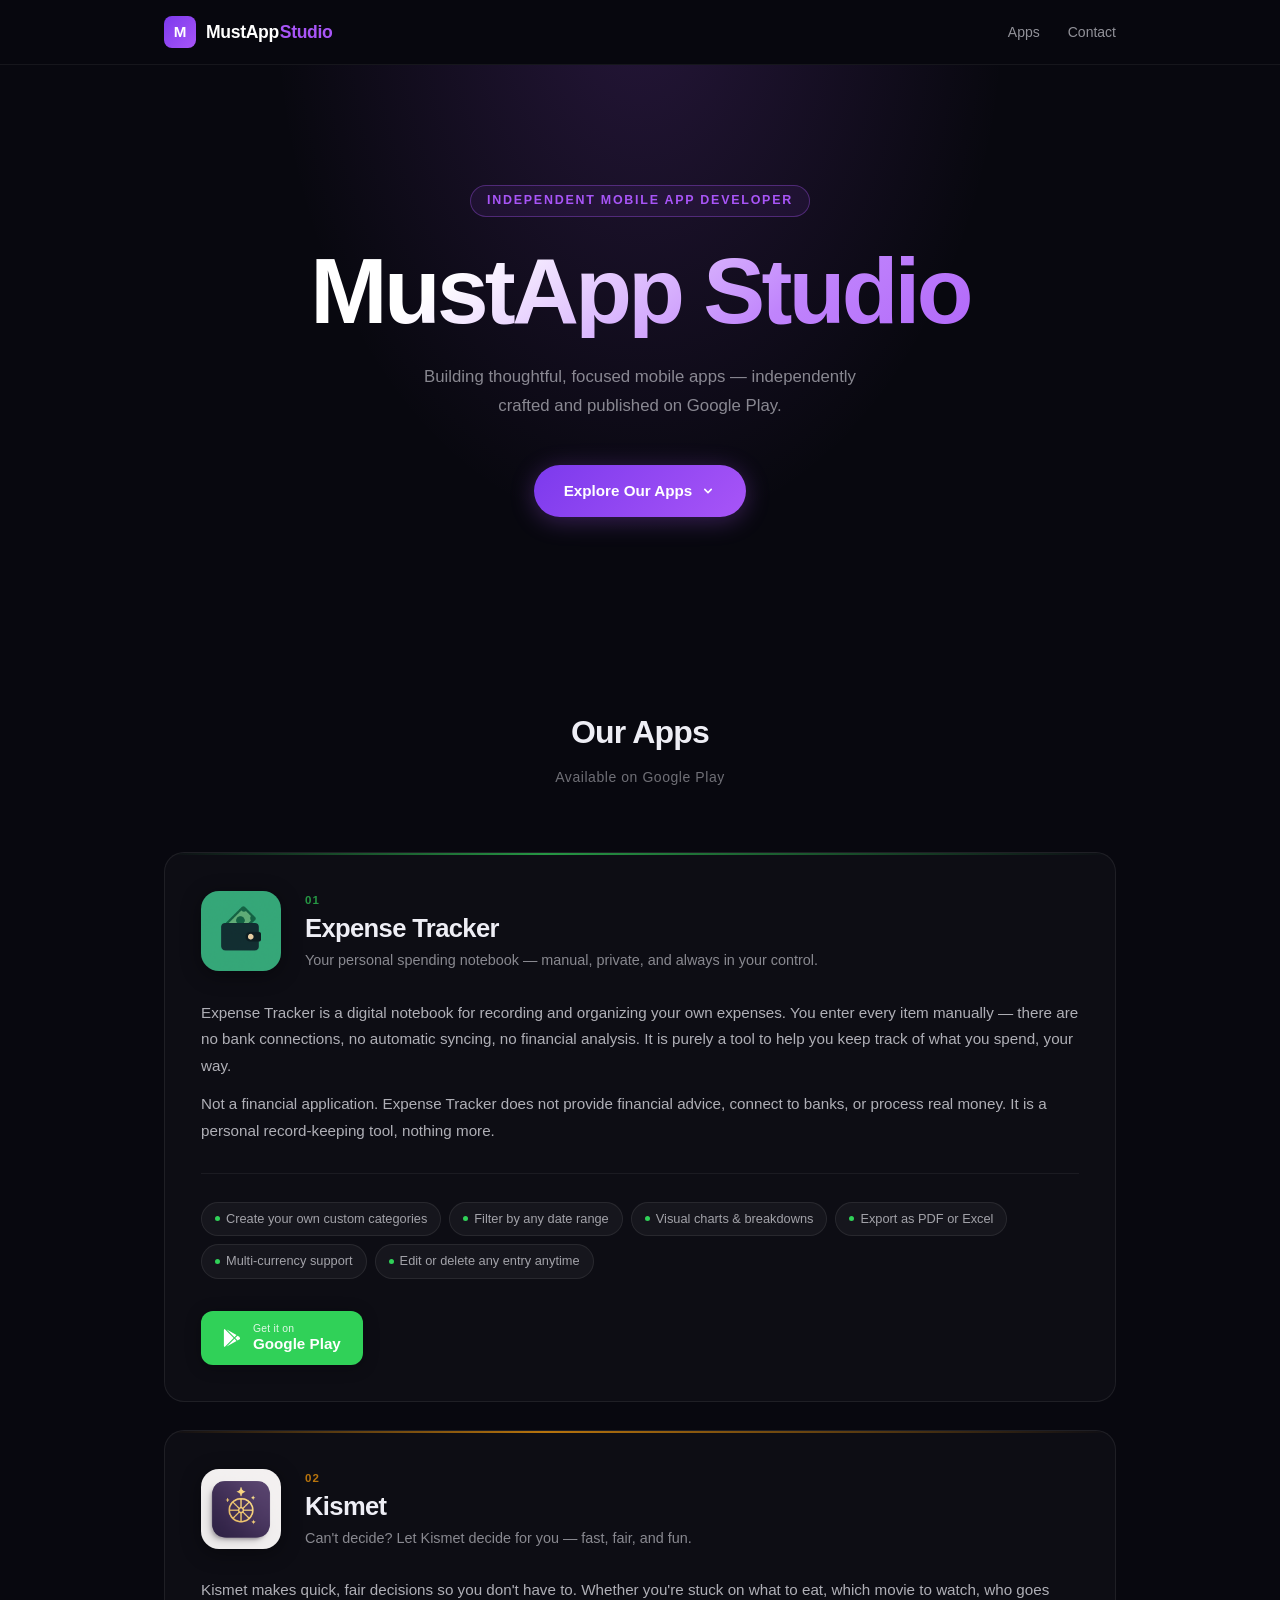
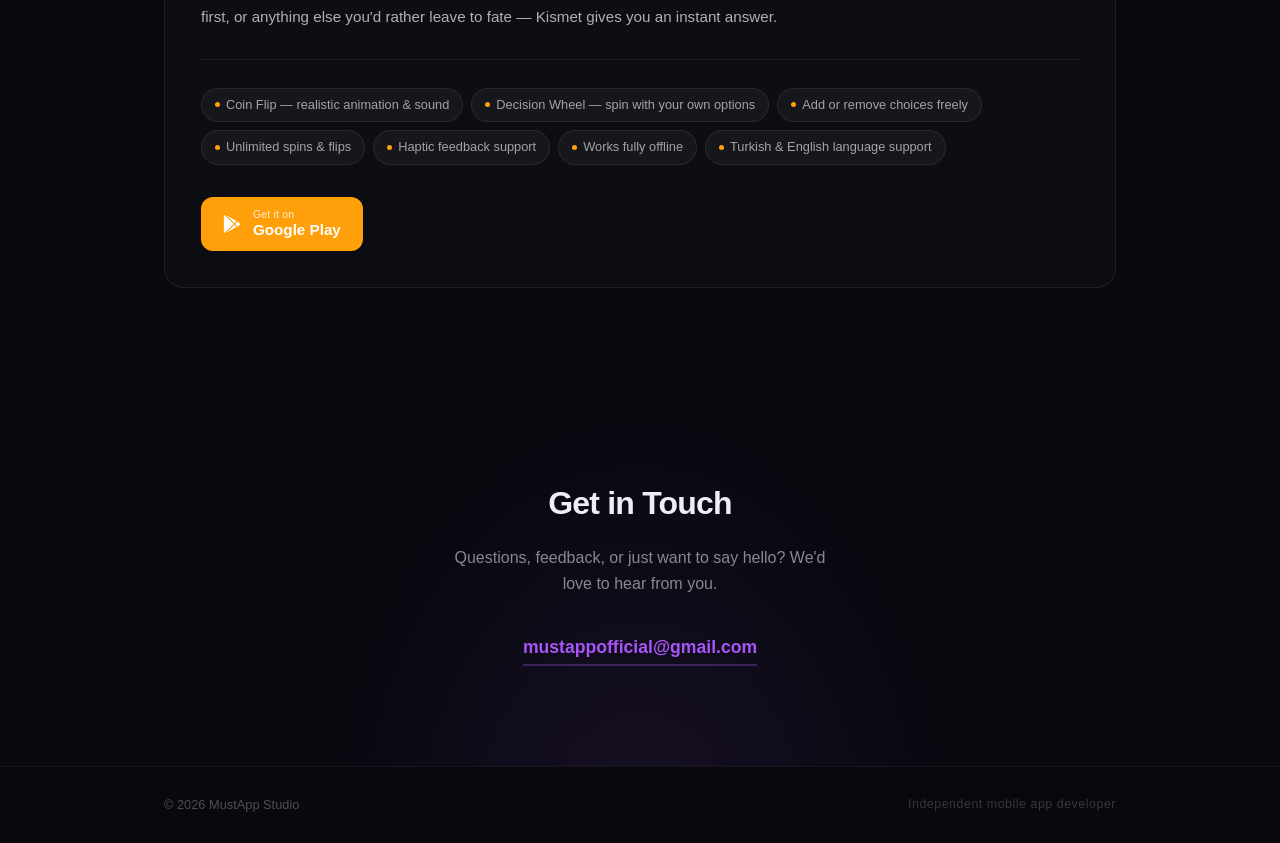
<file: index.html>
<!DOCTYPE html>
<html lang="en">
  <head>
    <meta charset="UTF-8" />
    <meta name="viewport" content="width=device-width, initial-scale=1.0" />
    <title>MustApp Studio — Independent Mobile App Developer</title>
    <meta name="description" content="MustApp Studio is an independent mobile app developer. Discover our apps on Google Play — Expense Tracker, Nihilist Penguin, and Kismet." />
    <meta name="theme-color" content="#08080F" />
    <script type="module" crossorigin src="/assets/index-C-pOeK6K.js"></script>
    <link rel="stylesheet" crossorigin href="/assets/index-CyLhtBIr.css">
  </head>
  <body>
    <div id="root"></div>
  </body>
</html>
</file>
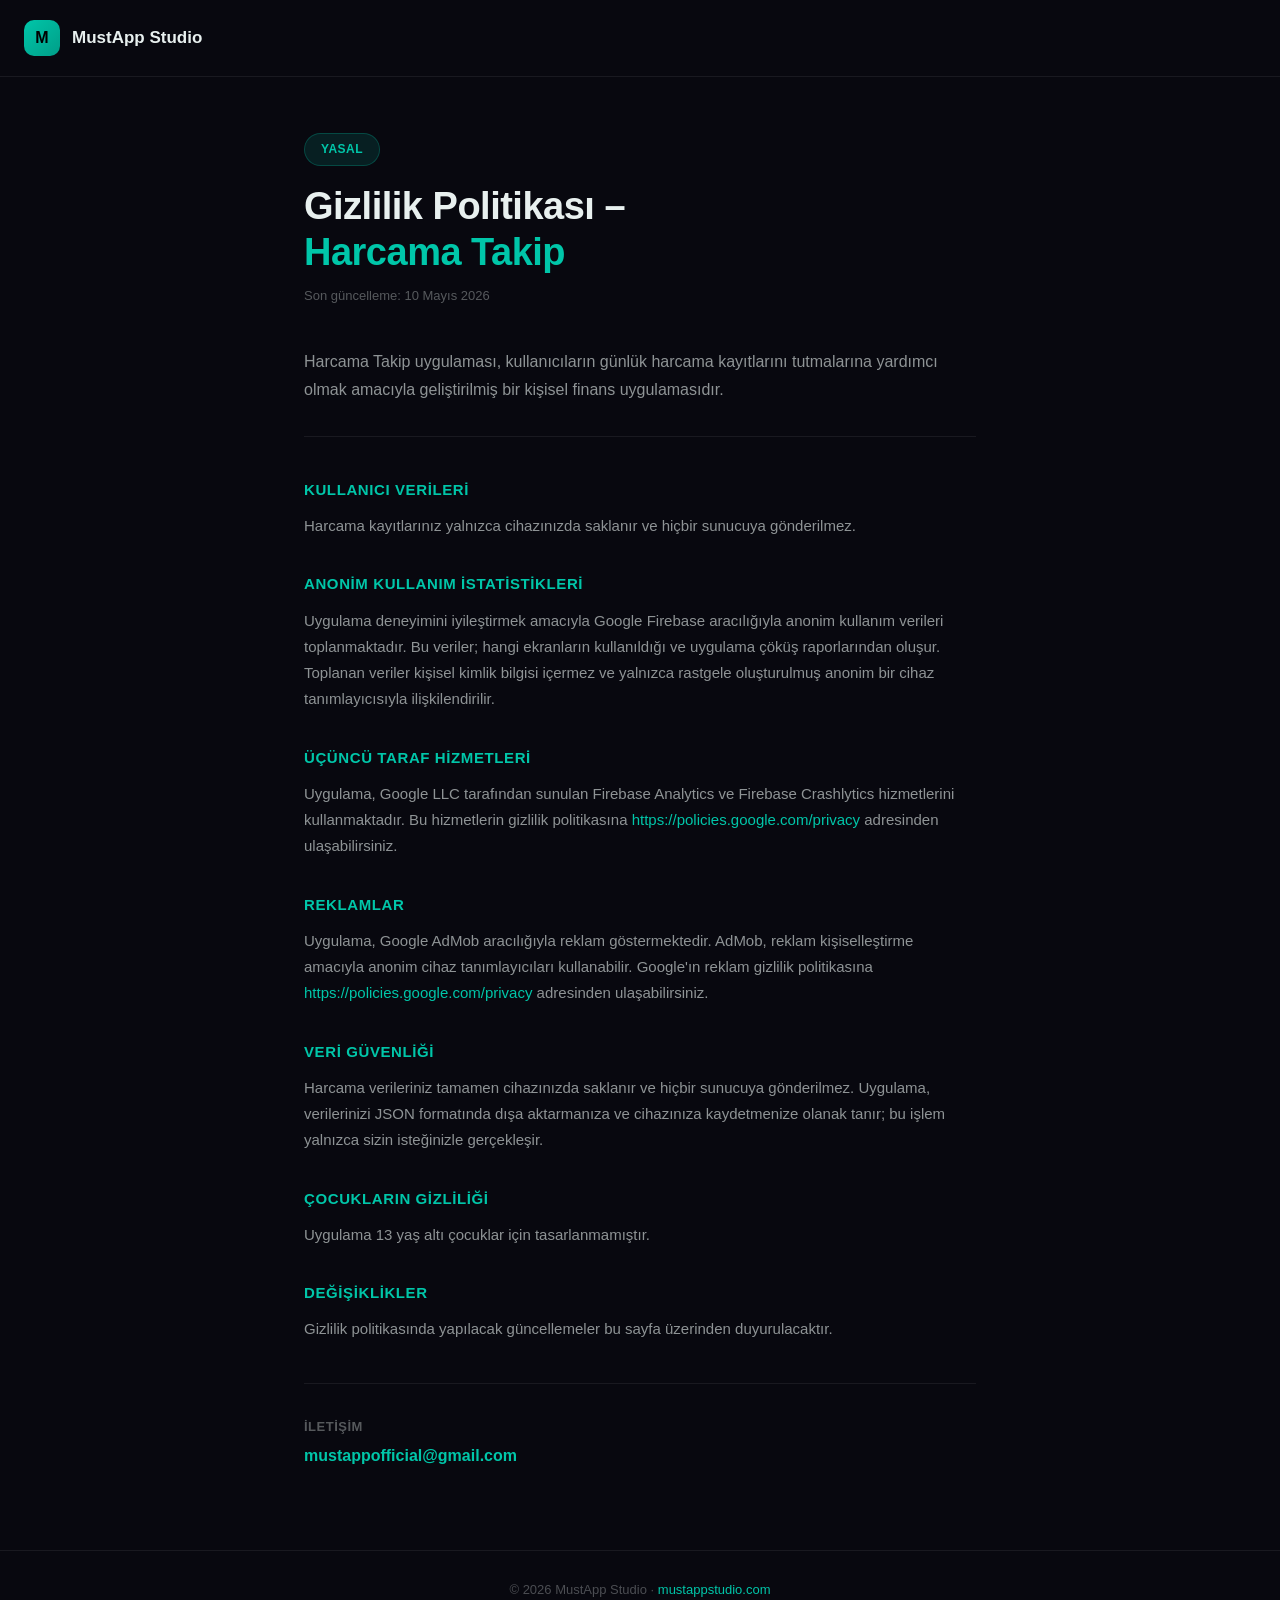
<file: gizlilik-politikasi.html>
<!DOCTYPE html>
<html lang="tr">
<head>
  <meta charset="UTF-8" />
  <meta name="viewport" content="width=device-width, initial-scale=1.0" />
  <title>Gizlilik Politikası – Harcama Takip</title>
  <meta name="description" content="Harcama Takip uygulaması için Gizlilik Politikası." />
  <meta name="theme-color" content="#08080F" />
  <style>
    *, *::before, *::after { box-sizing: border-box; margin: 0; padding: 0; }

    :root {
      --bg:      #08080F;
      --surface: #0F1A18;
      --border:  rgba(255,255,255,0.07);
      --primary: #00C6A9;
      --text:    #E8F0EF;
      --muted:   rgba(232,240,239,0.60);
      --radius:  16px;
    }

    body {
      background: var(--bg);
      color: var(--text);
      font-family: -apple-system, BlinkMacSystemFont, "Segoe UI", Roboto, sans-serif;
      font-size: 16px;
      line-height: 1.75;
      -webkit-font-smoothing: antialiased;
    }

    header {
      border-bottom: 1px solid var(--border);
      padding: 20px 24px;
    }
    header a {
      display: flex;
      align-items: center;
      gap: 12px;
      text-decoration: none;
      color: var(--text);
      width: fit-content;
    }
    .logo-mark {
      width: 36px;
      height: 36px;
      background: linear-gradient(135deg, #00C6A9, #009E88);
      border-radius: 10px;
      display: flex;
      align-items: center;
      justify-content: center;
      font-weight: 800;
      font-size: 16px;
      color: #000;
      flex-shrink: 0;
    }
    .logo-text { font-weight: 700; font-size: 17px; }

    .hero {
      max-width: 720px;
      margin: 0 auto;
      padding: 56px 24px 40px;
    }
    .hero-badge {
      display: inline-block;
      background: rgba(0,198,169,0.12);
      color: var(--primary);
      border: 1px solid rgba(0,198,169,0.25);
      border-radius: 100px;
      padding: 5px 16px;
      font-size: 12px;
      font-weight: 600;
      letter-spacing: 0.5px;
      text-transform: uppercase;
      margin-bottom: 18px;
    }
    .hero h1 {
      font-size: clamp(26px, 5vw, 38px);
      font-weight: 800;
      letter-spacing: -0.5px;
      line-height: 1.2;
      margin-bottom: 10px;
    }
    .hero h1 span { color: var(--primary); }
    .updated {
      font-size: 13px;
      color: rgba(232,240,239,0.35);
      margin-top: 8px;
    }

    main {
      max-width: 720px;
      margin: 0 auto;
      padding: 0 24px 80px;
    }

    .intro {
      color: var(--muted);
      font-size: 16px;
      margin-bottom: 40px;
      padding-bottom: 32px;
      border-bottom: 1px solid var(--border);
    }

    .section {
      margin-bottom: 32px;
    }
    .section h2 {
      font-size: 15px;
      font-weight: 700;
      color: var(--primary);
      text-transform: uppercase;
      letter-spacing: 0.6px;
      margin-bottom: 10px;
    }
    .section p {
      color: var(--muted);
      font-size: 15px;
      line-height: 1.75;
    }
    .section a {
      color: var(--primary);
      text-decoration: none;
    }
    .section a:hover { text-decoration: underline; }

    .contact-box {
      margin-top: 40px;
      padding-top: 32px;
      border-top: 1px solid var(--border);
      display: flex;
      flex-direction: column;
      gap: 4px;
    }
    .contact-box span {
      font-size: 13px;
      color: rgba(232,240,239,0.35);
      text-transform: uppercase;
      letter-spacing: 0.5px;
      font-weight: 600;
    }
    .contact-box a {
      color: var(--primary);
      font-size: 16px;
      font-weight: 600;
      text-decoration: none;
    }
    .contact-box a:hover { text-decoration: underline; }

    footer {
      border-top: 1px solid var(--border);
      text-align: center;
      padding: 28px 24px;
      font-size: 13px;
      color: rgba(232,240,239,0.3);
    }
    footer a { color: var(--primary); text-decoration: none; }
  </style>
</head>
<body>

  <header>
    <a href="/">
      <div class="logo-mark">M</div>
      <span class="logo-text">MustApp Studio</span>
    </a>
  </header>

  <div class="hero">
    <div class="hero-badge">Yasal</div>
    <h1>Gizlilik Politikası –<br><span>Harcama Takip</span></h1>
    <p class="updated">Son güncelleme: 10 Mayıs 2026</p>
  </div>

  <main>

    <p class="intro">
      Harcama Takip uygulaması, kullanıcıların günlük harcama kayıtlarını tutmalarına yardımcı olmak amacıyla geliştirilmiş bir kişisel finans uygulamasıdır.
    </p>

    <div class="section">
      <h2>Kullanıcı Verileri</h2>
      <p>Harcama kayıtlarınız yalnızca cihazınızda saklanır ve hiçbir sunucuya gönderilmez.</p>
    </div>

    <div class="section">
      <h2>Anonim Kullanım İstatistikleri</h2>
      <p>Uygulama deneyimini iyileştirmek amacıyla Google Firebase aracılığıyla anonim kullanım verileri toplanmaktadır. Bu veriler; hangi ekranların kullanıldığı ve uygulama çöküş raporlarından oluşur. Toplanan veriler kişisel kimlik bilgisi içermez ve yalnızca rastgele oluşturulmuş anonim bir cihaz tanımlayıcısıyla ilişkilendirilir.</p>
    </div>

    <div class="section">
      <h2>Üçüncü Taraf Hizmetleri</h2>
      <p>Uygulama, Google LLC tarafından sunulan Firebase Analytics ve Firebase Crashlytics hizmetlerini kullanmaktadır. Bu hizmetlerin gizlilik politikasına <a href="https://policies.google.com/privacy" target="_blank" rel="noopener">https://policies.google.com/privacy</a> adresinden ulaşabilirsiniz.</p>
    </div>

    <div class="section">
      <h2>Reklamlar</h2>
      <p>Uygulama, Google AdMob aracılığıyla reklam göstermektedir. AdMob, reklam kişiselleştirme amacıyla anonim cihaz tanımlayıcıları kullanabilir. Google'ın reklam gizlilik politikasına <a href="https://policies.google.com/privacy" target="_blank" rel="noopener">https://policies.google.com/privacy</a> adresinden ulaşabilirsiniz.</p>
    </div>

    <div class="section">
      <h2>Veri Güvenliği</h2>
      <p>Harcama verileriniz tamamen cihazınızda saklanır ve hiçbir sunucuya gönderilmez. Uygulama, verilerinizi JSON formatında dışa aktarmanıza ve cihazınıza kaydetmenize olanak tanır; bu işlem yalnızca sizin isteğinizle gerçekleşir.</p>
    </div>

    <div class="section">
      <h2>Çocukların Gizliliği</h2>
      <p>Uygulama 13 yaş altı çocuklar için tasarlanmamıştır.</p>
    </div>

    <div class="section">
      <h2>Değişiklikler</h2>
      <p>Gizlilik politikasında yapılacak güncellemeler bu sayfa üzerinden duyurulacaktır.</p>
    </div>

    <div class="contact-box">
      <span>İletişim</span>
      <a href="mailto:mustappofficial@gmail.com">mustappofficial@gmail.com</a>
    </div>

  </main>

  <footer>
    <p>© 2026 MustApp Studio · <a href="/">mustappstudio.com</a></p>
  </footer>

</body>
</html>
</file>
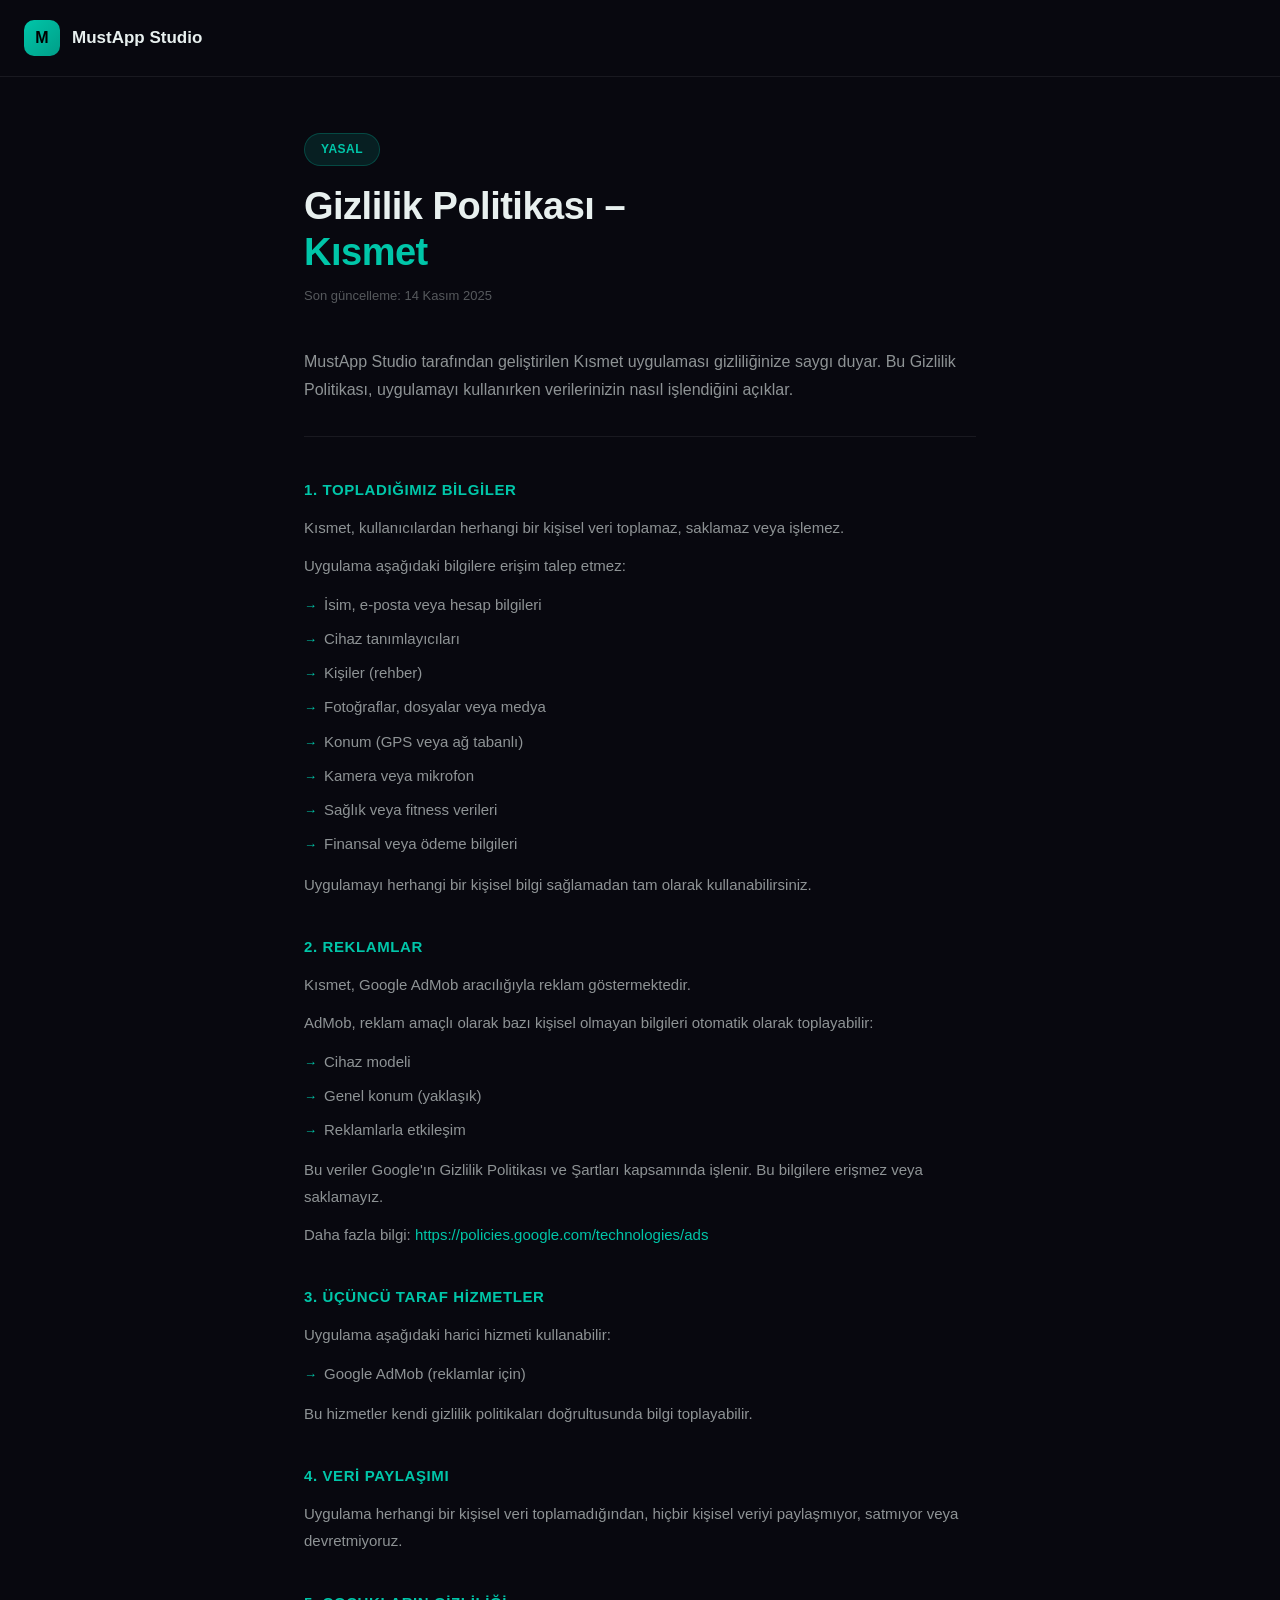
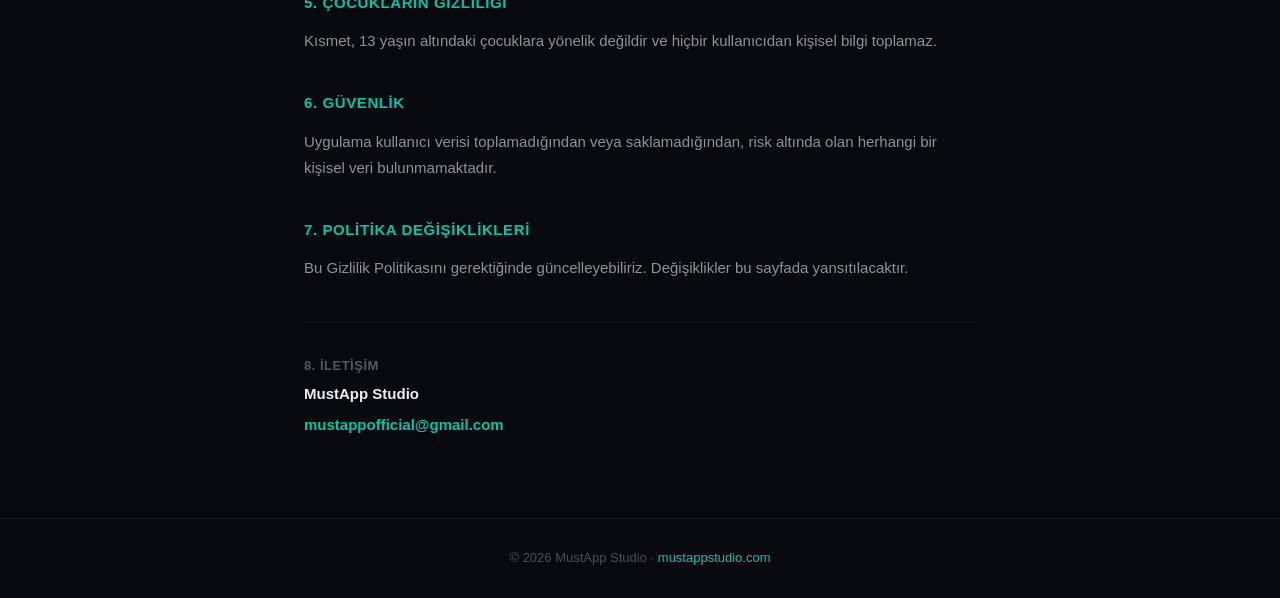
<file: kismet-gizlilik-politikasi.html>
<!DOCTYPE html>
<html lang="tr">
<head>
  <meta charset="UTF-8" />
  <meta name="viewport" content="width=device-width, initial-scale=1.0" />
  <title>Gizlilik Politikası – Kısmet</title>
  <meta name="description" content="Kısmet (Yazı mı Tura mı & Çark) uygulaması için Gizlilik Politikası." />
  <meta name="theme-color" content="#08080F" />
  <style>
    *, *::before, *::after { box-sizing: border-box; margin: 0; padding: 0; }

    :root {
      --bg:      #08080F;
      --surface: #0F1A18;
      --border:  rgba(255,255,255,0.07);
      --primary: #00C6A9;
      --text:    #E8F0EF;
      --muted:   rgba(232,240,239,0.60);
    }

    body {
      background: var(--bg);
      color: var(--text);
      font-family: -apple-system, BlinkMacSystemFont, "Segoe UI", Roboto, sans-serif;
      font-size: 16px;
      line-height: 1.75;
      -webkit-font-smoothing: antialiased;
    }

    header {
      border-bottom: 1px solid var(--border);
      padding: 20px 24px;
    }
    header a {
      display: flex;
      align-items: center;
      gap: 12px;
      text-decoration: none;
      color: var(--text);
      width: fit-content;
    }
    .logo-mark {
      width: 36px;
      height: 36px;
      background: linear-gradient(135deg, #00C6A9, #009E88);
      border-radius: 10px;
      display: flex;
      align-items: center;
      justify-content: center;
      font-weight: 800;
      font-size: 16px;
      color: #000;
      flex-shrink: 0;
    }
    .logo-text { font-weight: 700; font-size: 17px; }

    .hero {
      max-width: 720px;
      margin: 0 auto;
      padding: 56px 24px 40px;
    }
    .hero-badge {
      display: inline-block;
      background: rgba(0,198,169,0.12);
      color: var(--primary);
      border: 1px solid rgba(0,198,169,0.25);
      border-radius: 100px;
      padding: 5px 16px;
      font-size: 12px;
      font-weight: 600;
      letter-spacing: 0.5px;
      text-transform: uppercase;
      margin-bottom: 18px;
    }
    .hero h1 {
      font-size: clamp(26px, 5vw, 38px);
      font-weight: 800;
      letter-spacing: -0.5px;
      line-height: 1.2;
      margin-bottom: 10px;
    }
    .hero h1 span { color: var(--primary); }
    .updated { font-size: 13px; color: rgba(232,240,239,0.35); margin-top: 8px; }

    main {
      max-width: 720px;
      margin: 0 auto;
      padding: 0 24px 80px;
    }

    .intro {
      color: var(--muted);
      font-size: 16px;
      margin-bottom: 40px;
      padding-bottom: 32px;
      border-bottom: 1px solid var(--border);
    }

    .section { margin-bottom: 36px; }
    .section h2 {
      font-size: 15px;
      font-weight: 700;
      color: var(--primary);
      text-transform: uppercase;
      letter-spacing: 0.6px;
      margin-bottom: 12px;
    }
    .section p {
      color: var(--muted);
      font-size: 15px;
      line-height: 1.75;
      margin-bottom: 12px;
    }
    .section p:last-child { margin-bottom: 0; }
    .section a { color: var(--primary); text-decoration: none; }
    .section a:hover { text-decoration: underline; }

    ul {
      list-style: none;
      padding: 0;
      margin: 10px 0;
      display: flex;
      flex-direction: column;
      gap: 8px;
    }
    ul li {
      color: var(--muted);
      font-size: 15px;
      padding-left: 20px;
      position: relative;
    }
    ul li::before {
      content: "→";
      position: absolute;
      left: 0;
      color: var(--primary);
      font-size: 13px;
      top: 3px;
    }

    .contact-box {
      margin-top: 40px;
      padding-top: 32px;
      border-top: 1px solid var(--border);
      display: flex;
      flex-direction: column;
      gap: 4px;
    }
    .contact-box span {
      font-size: 13px;
      color: rgba(232,240,239,0.35);
      text-transform: uppercase;
      letter-spacing: 0.5px;
      font-weight: 600;
    }
    .contact-box strong { font-size: 15px; color: var(--text); font-weight: 600; }
    .contact-box a {
      color: var(--primary);
      font-size: 15px;
      font-weight: 600;
      text-decoration: none;
    }
    .contact-box a:hover { text-decoration: underline; }

    footer {
      border-top: 1px solid var(--border);
      text-align: center;
      padding: 28px 24px;
      font-size: 13px;
      color: rgba(232,240,239,0.3);
    }
    footer a { color: var(--primary); text-decoration: none; }
  </style>
</head>
<body>

  <header>
    <a href="/">
      <div class="logo-mark">M</div>
      <span class="logo-text">MustApp Studio</span>
    </a>
  </header>

  <div class="hero">
    <div class="hero-badge">Yasal</div>
    <h1>Gizlilik Politikası –<br><span>Kısmet</span></h1>
    <p class="updated">Son güncelleme: 14 Kasım 2025</p>
  </div>

  <main>

    <p class="intro">
      MustApp Studio tarafından geliştirilen Kısmet uygulaması gizliliğinize saygı duyar. Bu Gizlilik Politikası, uygulamayı kullanırken verilerinizin nasıl işlendiğini açıklar.
    </p>

    <div class="section">
      <h2>1. Topladığımız Bilgiler</h2>
      <p>Kısmet, kullanıcılardan herhangi bir kişisel veri toplamaz, saklamaz veya işlemez.</p>
      <p>Uygulama aşağıdaki bilgilere erişim talep etmez:</p>
      <ul>
        <li>İsim, e-posta veya hesap bilgileri</li>
        <li>Cihaz tanımlayıcıları</li>
        <li>Kişiler (rehber)</li>
        <li>Fotoğraflar, dosyalar veya medya</li>
        <li>Konum (GPS veya ağ tabanlı)</li>
        <li>Kamera veya mikrofon</li>
        <li>Sağlık veya fitness verileri</li>
        <li>Finansal veya ödeme bilgileri</li>
      </ul>
      <p style="margin-top: 14px;">Uygulamayı herhangi bir kişisel bilgi sağlamadan tam olarak kullanabilirsiniz.</p>
    </div>

    <div class="section">
      <h2>2. Reklamlar</h2>
      <p>Kısmet, Google AdMob aracılığıyla reklam göstermektedir.</p>
      <p>AdMob, reklam amaçlı olarak bazı kişisel olmayan bilgileri otomatik olarak toplayabilir:</p>
      <ul>
        <li>Cihaz modeli</li>
        <li>Genel konum (yaklaşık)</li>
        <li>Reklamlarla etkileşim</li>
      </ul>
      <p style="margin-top: 14px;">Bu veriler Google'ın Gizlilik Politikası ve Şartları kapsamında işlenir. Bu bilgilere erişmez veya saklamayız.</p>
      <p>Daha fazla bilgi: <a href="https://policies.google.com/technologies/ads" target="_blank" rel="noopener">https://policies.google.com/technologies/ads</a></p>
    </div>

    <div class="section">
      <h2>3. Üçüncü Taraf Hizmetler</h2>
      <p>Uygulama aşağıdaki harici hizmeti kullanabilir:</p>
      <ul>
        <li>Google AdMob (reklamlar için)</li>
      </ul>
      <p style="margin-top: 14px;">Bu hizmetler kendi gizlilik politikaları doğrultusunda bilgi toplayabilir.</p>
    </div>

    <div class="section">
      <h2>4. Veri Paylaşımı</h2>
      <p>Uygulama herhangi bir kişisel veri toplamadığından, hiçbir kişisel veriyi paylaşmıyor, satmıyor veya devretmiyoruz.</p>
    </div>

    <div class="section">
      <h2>5. Çocukların Gizliliği</h2>
      <p>Kısmet, 13 yaşın altındaki çocuklara yönelik değildir ve hiçbir kullanıcıdan kişisel bilgi toplamaz.</p>
    </div>

    <div class="section">
      <h2>6. Güvenlik</h2>
      <p>Uygulama kullanıcı verisi toplamadığından veya saklamadığından, risk altında olan herhangi bir kişisel veri bulunmamaktadır.</p>
    </div>

    <div class="section">
      <h2>7. Politika Değişiklikleri</h2>
      <p>Bu Gizlilik Politikasını gerektiğinde güncelleyebiliriz. Değişiklikler bu sayfada yansıtılacaktır.</p>
    </div>

    <div class="contact-box">
      <span>8. İletişim</span>
      <strong>MustApp Studio</strong>
      <a href="mailto:mustappofficial@gmail.com">mustappofficial@gmail.com</a>
    </div>

  </main>

  <footer>
    <p>© 2026 MustApp Studio · <a href="/">mustappstudio.com</a></p>
  </footer>

</body>
</html>
</file>
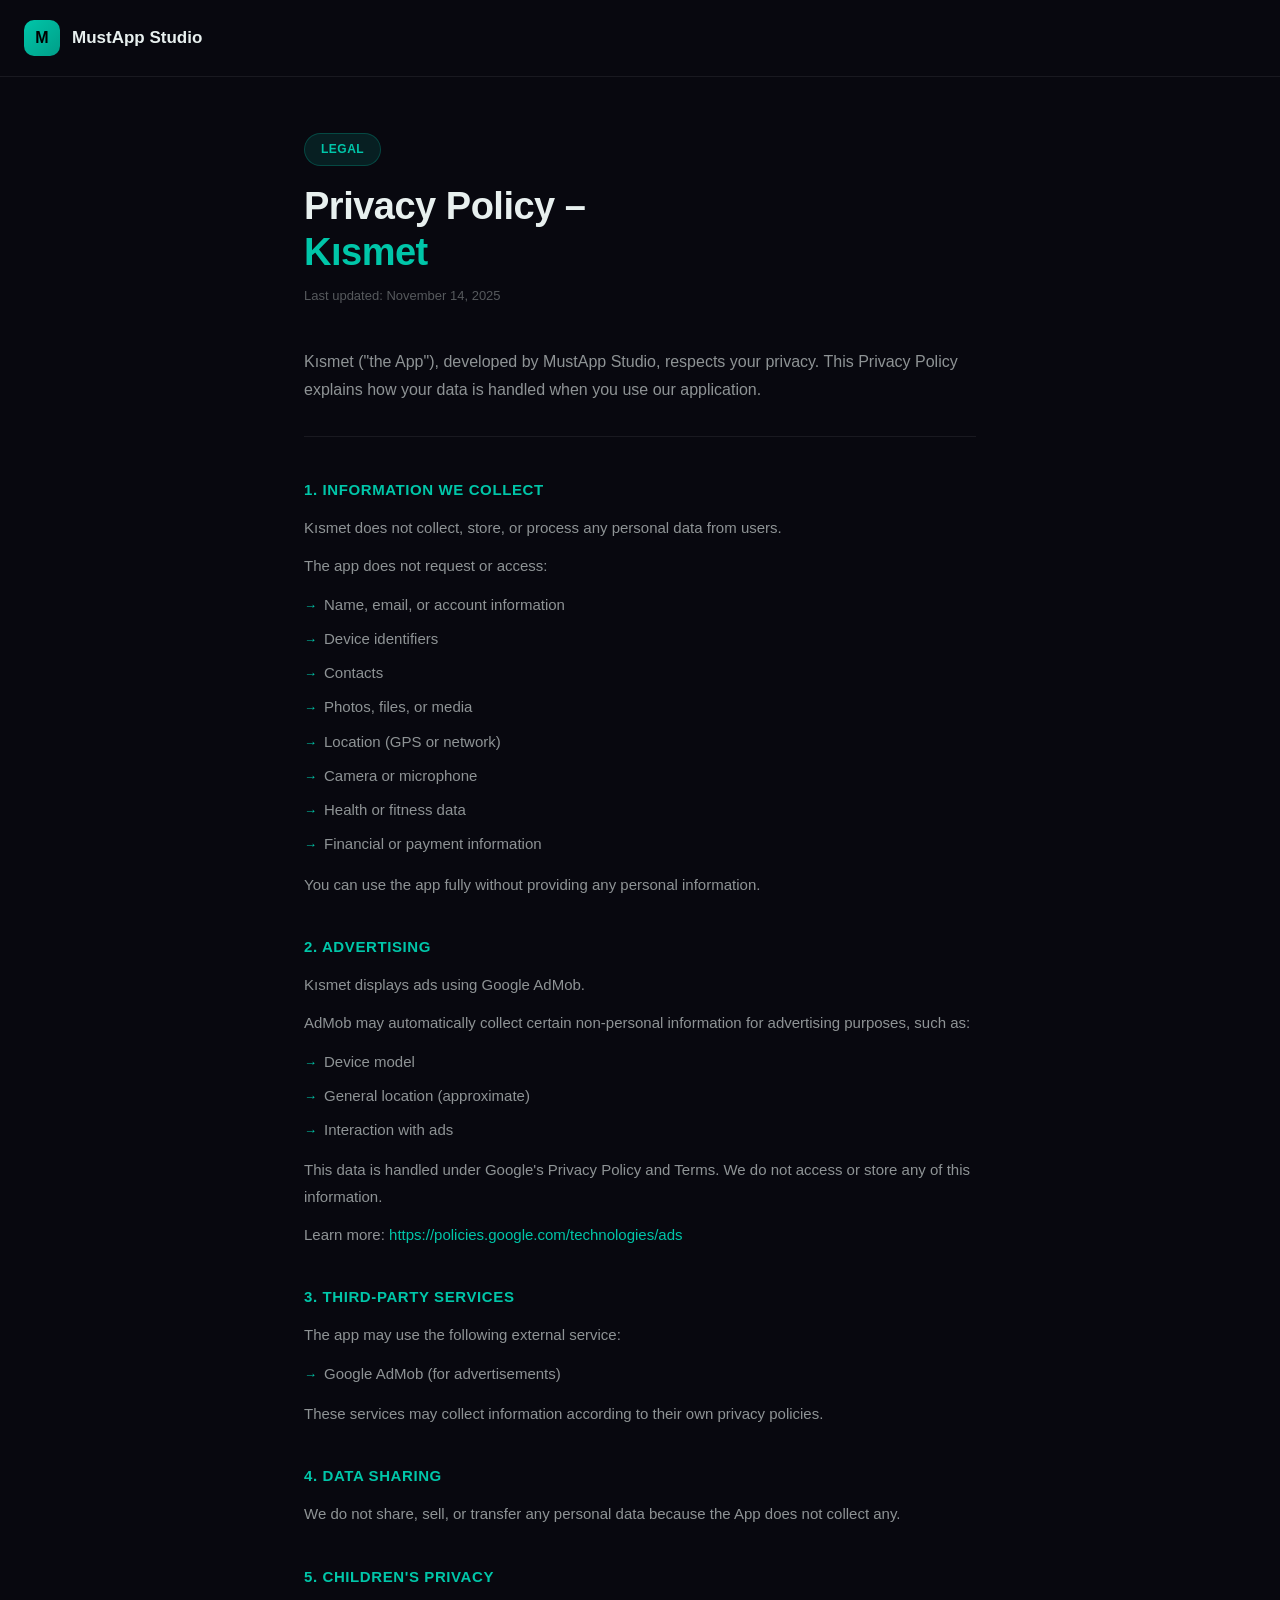
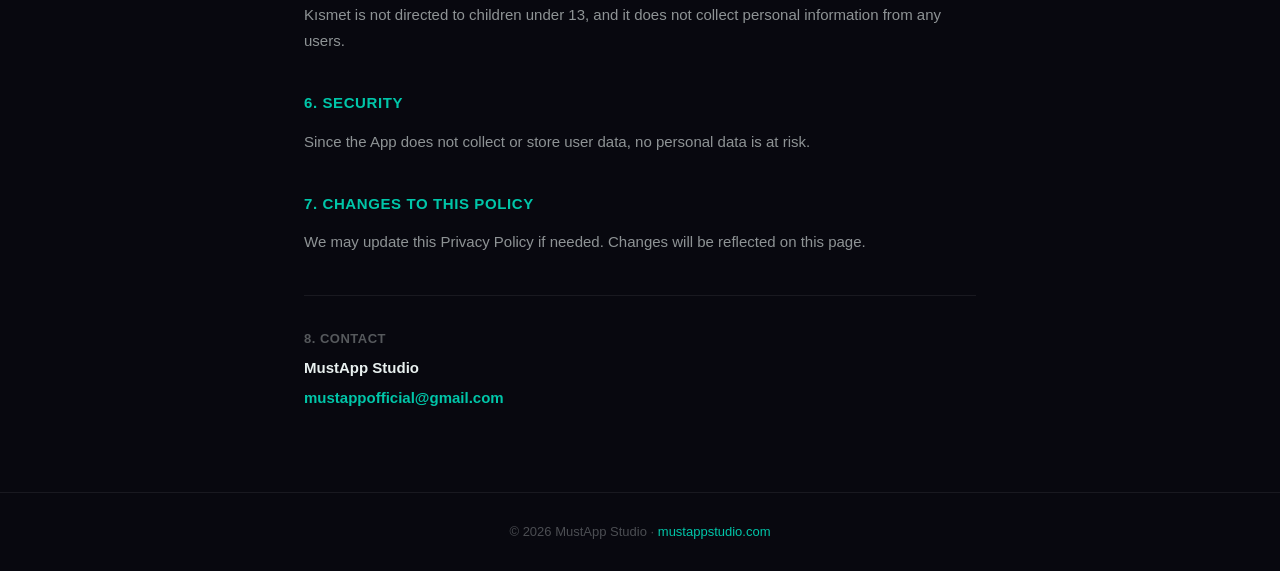
<file: kismet-privacy-policy.html>
<!DOCTYPE html>
<html lang="en">
<head>
  <meta charset="UTF-8" />
  <meta name="viewport" content="width=device-width, initial-scale=1.0" />
  <title>Privacy Policy – Kısmet</title>
  <meta name="description" content="Privacy Policy for the Kısmet (Heads or Tails & Wheel) app by MustApp Studio." />
  <meta name="theme-color" content="#08080F" />
  <style>
    *, *::before, *::after { box-sizing: border-box; margin: 0; padding: 0; }

    :root {
      --bg:      #08080F;
      --surface: #0F1A18;
      --border:  rgba(255,255,255,0.07);
      --primary: #00C6A9;
      --text:    #E8F0EF;
      --muted:   rgba(232,240,239,0.60);
    }

    body {
      background: var(--bg);
      color: var(--text);
      font-family: -apple-system, BlinkMacSystemFont, "Segoe UI", Roboto, sans-serif;
      font-size: 16px;
      line-height: 1.75;
      -webkit-font-smoothing: antialiased;
    }

    header {
      border-bottom: 1px solid var(--border);
      padding: 20px 24px;
    }
    header a {
      display: flex;
      align-items: center;
      gap: 12px;
      text-decoration: none;
      color: var(--text);
      width: fit-content;
    }
    .logo-mark {
      width: 36px;
      height: 36px;
      background: linear-gradient(135deg, #00C6A9, #009E88);
      border-radius: 10px;
      display: flex;
      align-items: center;
      justify-content: center;
      font-weight: 800;
      font-size: 16px;
      color: #000;
      flex-shrink: 0;
    }
    .logo-text { font-weight: 700; font-size: 17px; }

    .hero {
      max-width: 720px;
      margin: 0 auto;
      padding: 56px 24px 40px;
    }
    .hero-badge {
      display: inline-block;
      background: rgba(0,198,169,0.12);
      color: var(--primary);
      border: 1px solid rgba(0,198,169,0.25);
      border-radius: 100px;
      padding: 5px 16px;
      font-size: 12px;
      font-weight: 600;
      letter-spacing: 0.5px;
      text-transform: uppercase;
      margin-bottom: 18px;
    }
    .hero h1 {
      font-size: clamp(26px, 5vw, 38px);
      font-weight: 800;
      letter-spacing: -0.5px;
      line-height: 1.2;
      margin-bottom: 10px;
    }
    .hero h1 span { color: var(--primary); }
    .updated { font-size: 13px; color: rgba(232,240,239,0.35); margin-top: 8px; }

    main {
      max-width: 720px;
      margin: 0 auto;
      padding: 0 24px 80px;
    }

    .intro {
      color: var(--muted);
      font-size: 16px;
      margin-bottom: 40px;
      padding-bottom: 32px;
      border-bottom: 1px solid var(--border);
    }

    .section { margin-bottom: 36px; }
    .section h2 {
      font-size: 15px;
      font-weight: 700;
      color: var(--primary);
      text-transform: uppercase;
      letter-spacing: 0.6px;
      margin-bottom: 12px;
    }
    .section p {
      color: var(--muted);
      font-size: 15px;
      line-height: 1.75;
      margin-bottom: 12px;
    }
    .section p:last-child { margin-bottom: 0; }
    .section a { color: var(--primary); text-decoration: none; }
    .section a:hover { text-decoration: underline; }

    ul {
      list-style: none;
      padding: 0;
      margin: 10px 0;
      display: flex;
      flex-direction: column;
      gap: 8px;
    }
    ul li {
      color: var(--muted);
      font-size: 15px;
      padding-left: 20px;
      position: relative;
    }
    ul li::before {
      content: "→";
      position: absolute;
      left: 0;
      color: var(--primary);
      font-size: 13px;
      top: 3px;
    }

    .contact-box {
      margin-top: 40px;
      padding-top: 32px;
      border-top: 1px solid var(--border);
      display: flex;
      flex-direction: column;
      gap: 4px;
    }
    .contact-box span {
      font-size: 13px;
      color: rgba(232,240,239,0.35);
      text-transform: uppercase;
      letter-spacing: 0.5px;
      font-weight: 600;
    }
    .contact-box strong { font-size: 15px; color: var(--text); font-weight: 600; }
    .contact-box a {
      color: var(--primary);
      font-size: 15px;
      font-weight: 600;
      text-decoration: none;
    }
    .contact-box a:hover { text-decoration: underline; }

    footer {
      border-top: 1px solid var(--border);
      text-align: center;
      padding: 28px 24px;
      font-size: 13px;
      color: rgba(232,240,239,0.3);
    }
    footer a { color: var(--primary); text-decoration: none; }
  </style>
</head>
<body>

  <header>
    <a href="/">
      <div class="logo-mark">M</div>
      <span class="logo-text">MustApp Studio</span>
    </a>
  </header>

  <div class="hero">
    <div class="hero-badge">Legal</div>
    <h1>Privacy Policy –<br><span>Kısmet</span></h1>
    <p class="updated">Last updated: November 14, 2025</p>
  </div>

  <main>

    <p class="intro">
      Kısmet ("the App"), developed by MustApp Studio, respects your privacy. This Privacy Policy explains how your data is handled when you use our application.
    </p>

    <div class="section">
      <h2>1. Information We Collect</h2>
      <p>Kısmet does not collect, store, or process any personal data from users.</p>
      <p>The app does not request or access:</p>
      <ul>
        <li>Name, email, or account information</li>
        <li>Device identifiers</li>
        <li>Contacts</li>
        <li>Photos, files, or media</li>
        <li>Location (GPS or network)</li>
        <li>Camera or microphone</li>
        <li>Health or fitness data</li>
        <li>Financial or payment information</li>
      </ul>
      <p style="margin-top: 14px;">You can use the app fully without providing any personal information.</p>
    </div>

    <div class="section">
      <h2>2. Advertising</h2>
      <p>Kısmet displays ads using Google AdMob.</p>
      <p>AdMob may automatically collect certain non-personal information for advertising purposes, such as:</p>
      <ul>
        <li>Device model</li>
        <li>General location (approximate)</li>
        <li>Interaction with ads</li>
      </ul>
      <p style="margin-top: 14px;">This data is handled under Google's Privacy Policy and Terms. We do not access or store any of this information.</p>
      <p>Learn more: <a href="https://policies.google.com/technologies/ads" target="_blank" rel="noopener">https://policies.google.com/technologies/ads</a></p>
    </div>

    <div class="section">
      <h2>3. Third-Party Services</h2>
      <p>The app may use the following external service:</p>
      <ul>
        <li>Google AdMob (for advertisements)</li>
      </ul>
      <p style="margin-top: 14px;">These services may collect information according to their own privacy policies.</p>
    </div>

    <div class="section">
      <h2>4. Data Sharing</h2>
      <p>We do not share, sell, or transfer any personal data because the App does not collect any.</p>
    </div>

    <div class="section">
      <h2>5. Children's Privacy</h2>
      <p>Kısmet is not directed to children under 13, and it does not collect personal information from any users.</p>
    </div>

    <div class="section">
      <h2>6. Security</h2>
      <p>Since the App does not collect or store user data, no personal data is at risk.</p>
    </div>

    <div class="section">
      <h2>7. Changes to This Policy</h2>
      <p>We may update this Privacy Policy if needed. Changes will be reflected on this page.</p>
    </div>

    <div class="contact-box">
      <span>8. Contact</span>
      <strong>MustApp Studio</strong>
      <a href="mailto:mustappofficial@gmail.com">mustappofficial@gmail.com</a>
    </div>

  </main>

  <footer>
    <p>© 2026 MustApp Studio · <a href="/">mustappstudio.com</a></p>
  </footer>

</body>
</html>
</file>
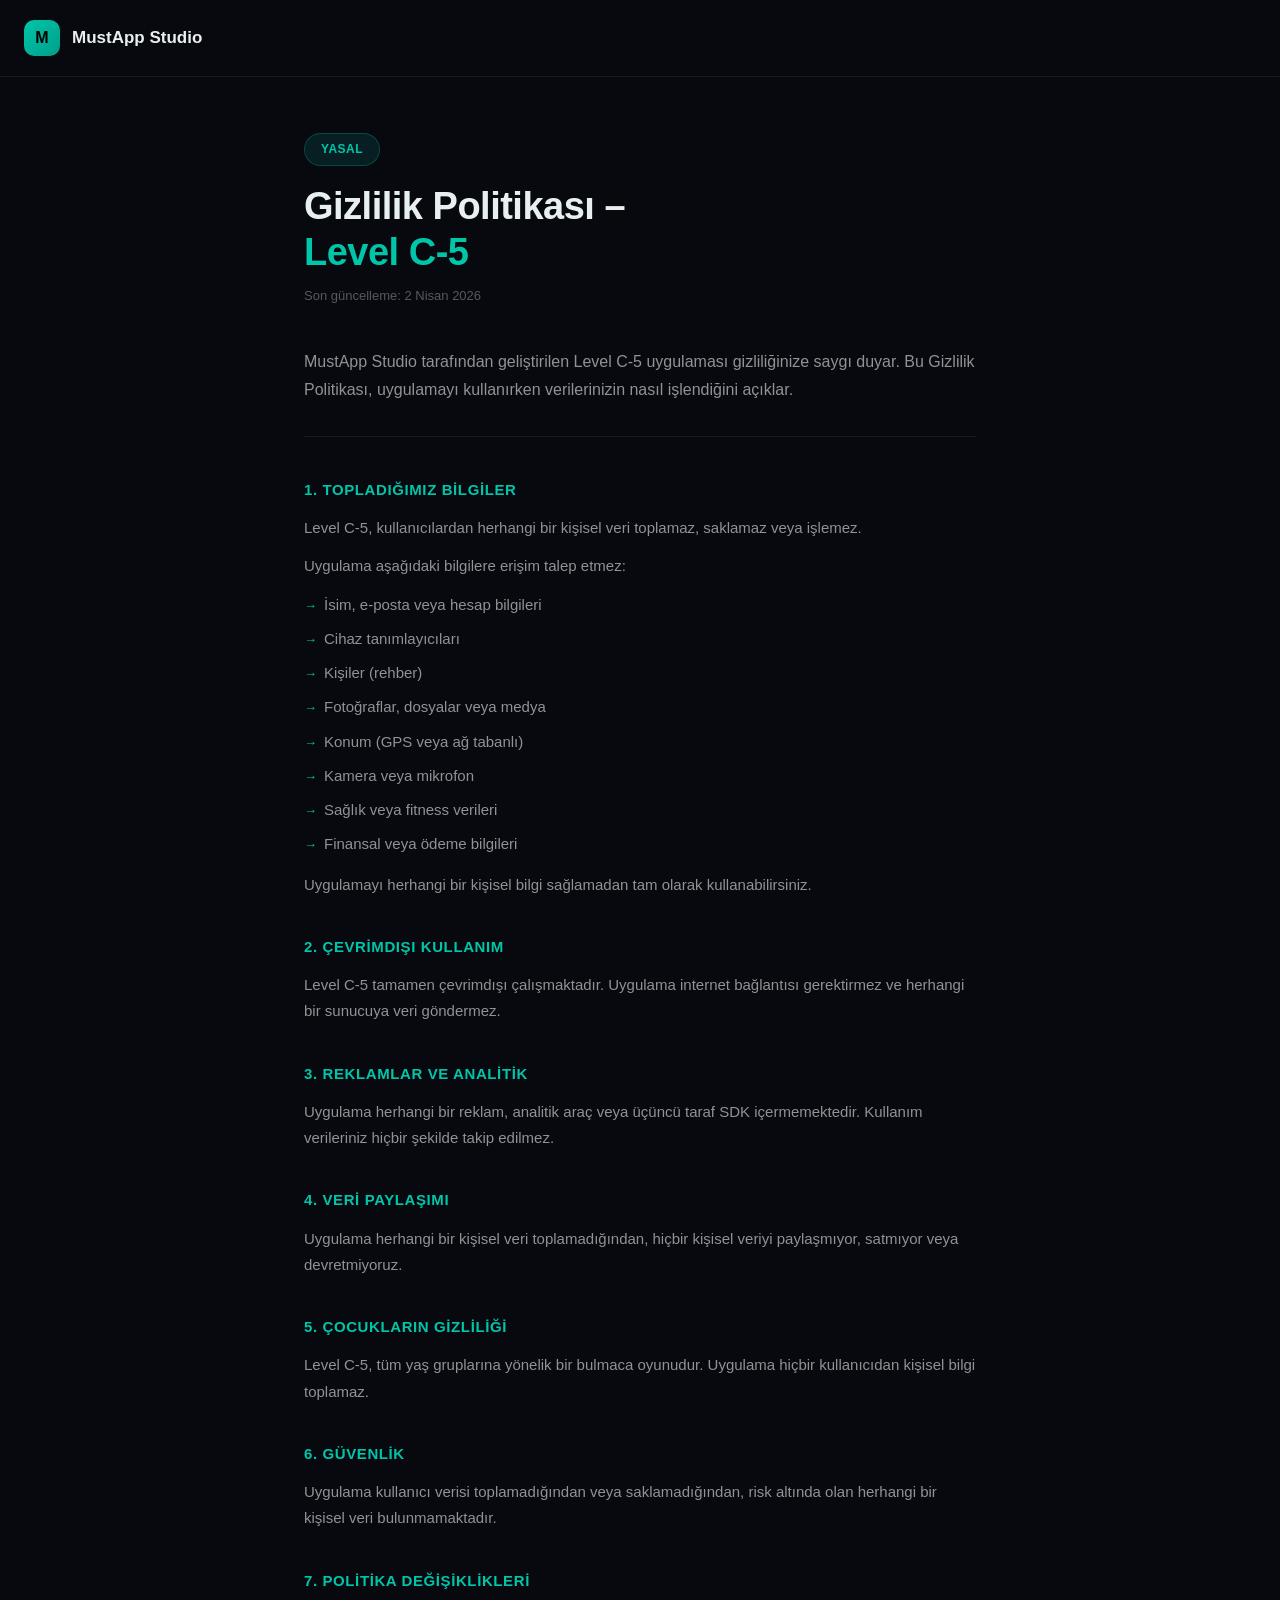
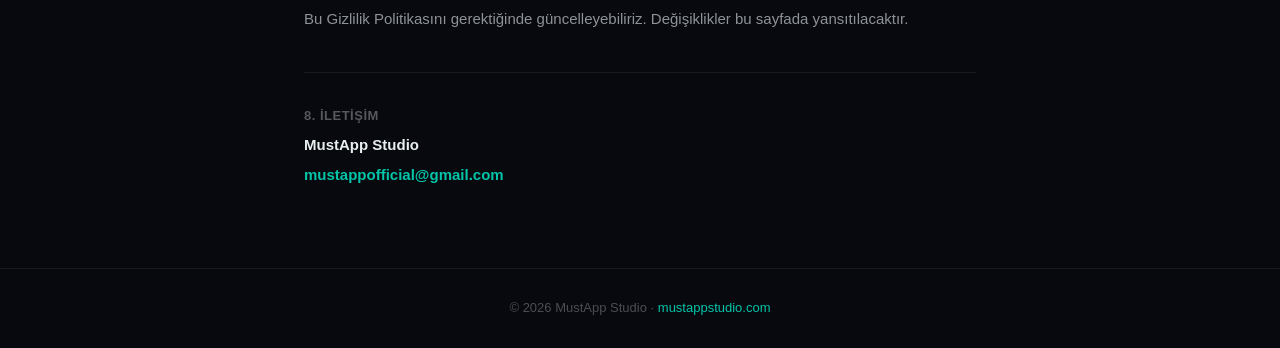
<file: level-c-5-gizlilik-politikasi.html>
<!DOCTYPE html>
<html lang="tr">
<head>
  <meta charset="UTF-8" />
  <meta name="viewport" content="width=device-width, initial-scale=1.0" />
  <title>Gizlilik Politikası – Level C-5</title>
  <meta name="description" content="Level C-5 uygulaması için Gizlilik Politikası." />
  <meta name="theme-color" content="#08080F" />
  <style>
    *, *::before, *::after { box-sizing: border-box; margin: 0; padding: 0; }

    :root {
      --bg:      #08080F;
      --surface: #0F1A18;
      --border:  rgba(255,255,255,0.07);
      --primary: #00C6A9;
      --text:    #E8F0EF;
      --muted:   rgba(232,240,239,0.60);
    }

    body {
      background: var(--bg);
      color: var(--text);
      font-family: -apple-system, BlinkMacSystemFont, "Segoe UI", Roboto, sans-serif;
      font-size: 16px;
      line-height: 1.75;
      -webkit-font-smoothing: antialiased;
    }

    header {
      border-bottom: 1px solid var(--border);
      padding: 20px 24px;
    }
    header a {
      display: flex;
      align-items: center;
      gap: 12px;
      text-decoration: none;
      color: var(--text);
      width: fit-content;
    }
    .logo-mark {
      width: 36px;
      height: 36px;
      background: linear-gradient(135deg, #00C6A9, #009E88);
      border-radius: 10px;
      display: flex;
      align-items: center;
      justify-content: center;
      font-weight: 800;
      font-size: 16px;
      color: #000;
      flex-shrink: 0;
    }
    .logo-text { font-weight: 700; font-size: 17px; }

    .hero {
      max-width: 720px;
      margin: 0 auto;
      padding: 56px 24px 40px;
    }
    .hero-badge {
      display: inline-block;
      background: rgba(0,198,169,0.12);
      color: var(--primary);
      border: 1px solid rgba(0,198,169,0.25);
      border-radius: 100px;
      padding: 5px 16px;
      font-size: 12px;
      font-weight: 600;
      letter-spacing: 0.5px;
      text-transform: uppercase;
      margin-bottom: 18px;
    }
    .hero h1 {
      font-size: clamp(26px, 5vw, 38px);
      font-weight: 800;
      letter-spacing: -0.5px;
      line-height: 1.2;
      margin-bottom: 10px;
    }
    .hero h1 span { color: var(--primary); }
    .updated { font-size: 13px; color: rgba(232,240,239,0.35); margin-top: 8px; }

    main {
      max-width: 720px;
      margin: 0 auto;
      padding: 0 24px 80px;
    }

    .intro {
      color: var(--muted);
      font-size: 16px;
      margin-bottom: 40px;
      padding-bottom: 32px;
      border-bottom: 1px solid var(--border);
    }

    .section { margin-bottom: 36px; }
    .section h2 {
      font-size: 15px;
      font-weight: 700;
      color: var(--primary);
      text-transform: uppercase;
      letter-spacing: 0.6px;
      margin-bottom: 12px;
    }
    .section p {
      color: var(--muted);
      font-size: 15px;
      line-height: 1.75;
      margin-bottom: 12px;
    }
    .section p:last-child { margin-bottom: 0; }
    .section a { color: var(--primary); text-decoration: none; }
    .section a:hover { text-decoration: underline; }

    ul {
      list-style: none;
      padding: 0;
      margin: 10px 0;
      display: flex;
      flex-direction: column;
      gap: 8px;
    }
    ul li {
      color: var(--muted);
      font-size: 15px;
      padding-left: 20px;
      position: relative;
    }
    ul li::before {
      content: "→";
      position: absolute;
      left: 0;
      color: var(--primary);
      font-size: 13px;
      top: 3px;
    }

    .contact-box {
      margin-top: 40px;
      padding-top: 32px;
      border-top: 1px solid var(--border);
      display: flex;
      flex-direction: column;
      gap: 4px;
    }
    .contact-box span {
      font-size: 13px;
      color: rgba(232,240,239,0.35);
      text-transform: uppercase;
      letter-spacing: 0.5px;
      font-weight: 600;
    }
    .contact-box strong { font-size: 15px; color: var(--text); font-weight: 600; }
    .contact-box a {
      color: var(--primary);
      font-size: 15px;
      font-weight: 600;
      text-decoration: none;
    }
    .contact-box a:hover { text-decoration: underline; }

    footer {
      border-top: 1px solid var(--border);
      text-align: center;
      padding: 28px 24px;
      font-size: 13px;
      color: rgba(232,240,239,0.3);
    }
    footer a { color: var(--primary); text-decoration: none; }
  </style>
</head>
<body>

  <header>
    <a href="/">
      <div class="logo-mark">M</div>
      <span class="logo-text">MustApp Studio</span>
    </a>
  </header>

  <div class="hero">
    <div class="hero-badge">Yasal</div>
    <h1>Gizlilik Politikası –<br><span>Level C-5</span></h1>
    <p class="updated">Son güncelleme: 2 Nisan 2026</p>
  </div>

  <main>

    <p class="intro">
      MustApp Studio tarafından geliştirilen Level C-5 uygulaması gizliliğinize saygı duyar. Bu Gizlilik Politikası, uygulamayı kullanırken verilerinizin nasıl işlendiğini açıklar.
    </p>

    <div class="section">
      <h2>1. Topladığımız Bilgiler</h2>
      <p>Level C-5, kullanıcılardan herhangi bir kişisel veri toplamaz, saklamaz veya işlemez.</p>
      <p>Uygulama aşağıdaki bilgilere erişim talep etmez:</p>
      <ul>
        <li>İsim, e-posta veya hesap bilgileri</li>
        <li>Cihaz tanımlayıcıları</li>
        <li>Kişiler (rehber)</li>
        <li>Fotoğraflar, dosyalar veya medya</li>
        <li>Konum (GPS veya ağ tabanlı)</li>
        <li>Kamera veya mikrofon</li>
        <li>Sağlık veya fitness verileri</li>
        <li>Finansal veya ödeme bilgileri</li>
      </ul>
      <p style="margin-top: 14px;">Uygulamayı herhangi bir kişisel bilgi sağlamadan tam olarak kullanabilirsiniz.</p>
    </div>

    <div class="section">
      <h2>2. Çevrimdışı Kullanım</h2>
      <p>Level C-5 tamamen çevrimdışı çalışmaktadır. Uygulama internet bağlantısı gerektirmez ve herhangi bir sunucuya veri göndermez.</p>
    </div>

    <div class="section">
      <h2>3. Reklamlar ve Analitik</h2>
      <p>Uygulama herhangi bir reklam, analitik araç veya üçüncü taraf SDK içermemektedir. Kullanım verileriniz hiçbir şekilde takip edilmez.</p>
    </div>

    <div class="section">
      <h2>4. Veri Paylaşımı</h2>
      <p>Uygulama herhangi bir kişisel veri toplamadığından, hiçbir kişisel veriyi paylaşmıyor, satmıyor veya devretmiyoruz.</p>
    </div>

    <div class="section">
      <h2>5. Çocukların Gizliliği</h2>
      <p>Level C-5, tüm yaş gruplarına yönelik bir bulmaca oyunudur. Uygulama hiçbir kullanıcıdan kişisel bilgi toplamaz.</p>
    </div>

    <div class="section">
      <h2>6. Güvenlik</h2>
      <p>Uygulama kullanıcı verisi toplamadığından veya saklamadığından, risk altında olan herhangi bir kişisel veri bulunmamaktadır.</p>
    </div>

    <div class="section">
      <h2>7. Politika Değişiklikleri</h2>
      <p>Bu Gizlilik Politikasını gerektiğinde güncelleyebiliriz. Değişiklikler bu sayfada yansıtılacaktır.</p>
    </div>

    <div class="contact-box">
      <span>8. İletişim</span>
      <strong>MustApp Studio</strong>
      <a href="mailto:mustappofficial@gmail.com">mustappofficial@gmail.com</a>
    </div>

  </main>

  <footer>
    <p>© 2026 MustApp Studio · <a href="/">mustappstudio.com</a></p>
  </footer>

</body>
</html>
</file>
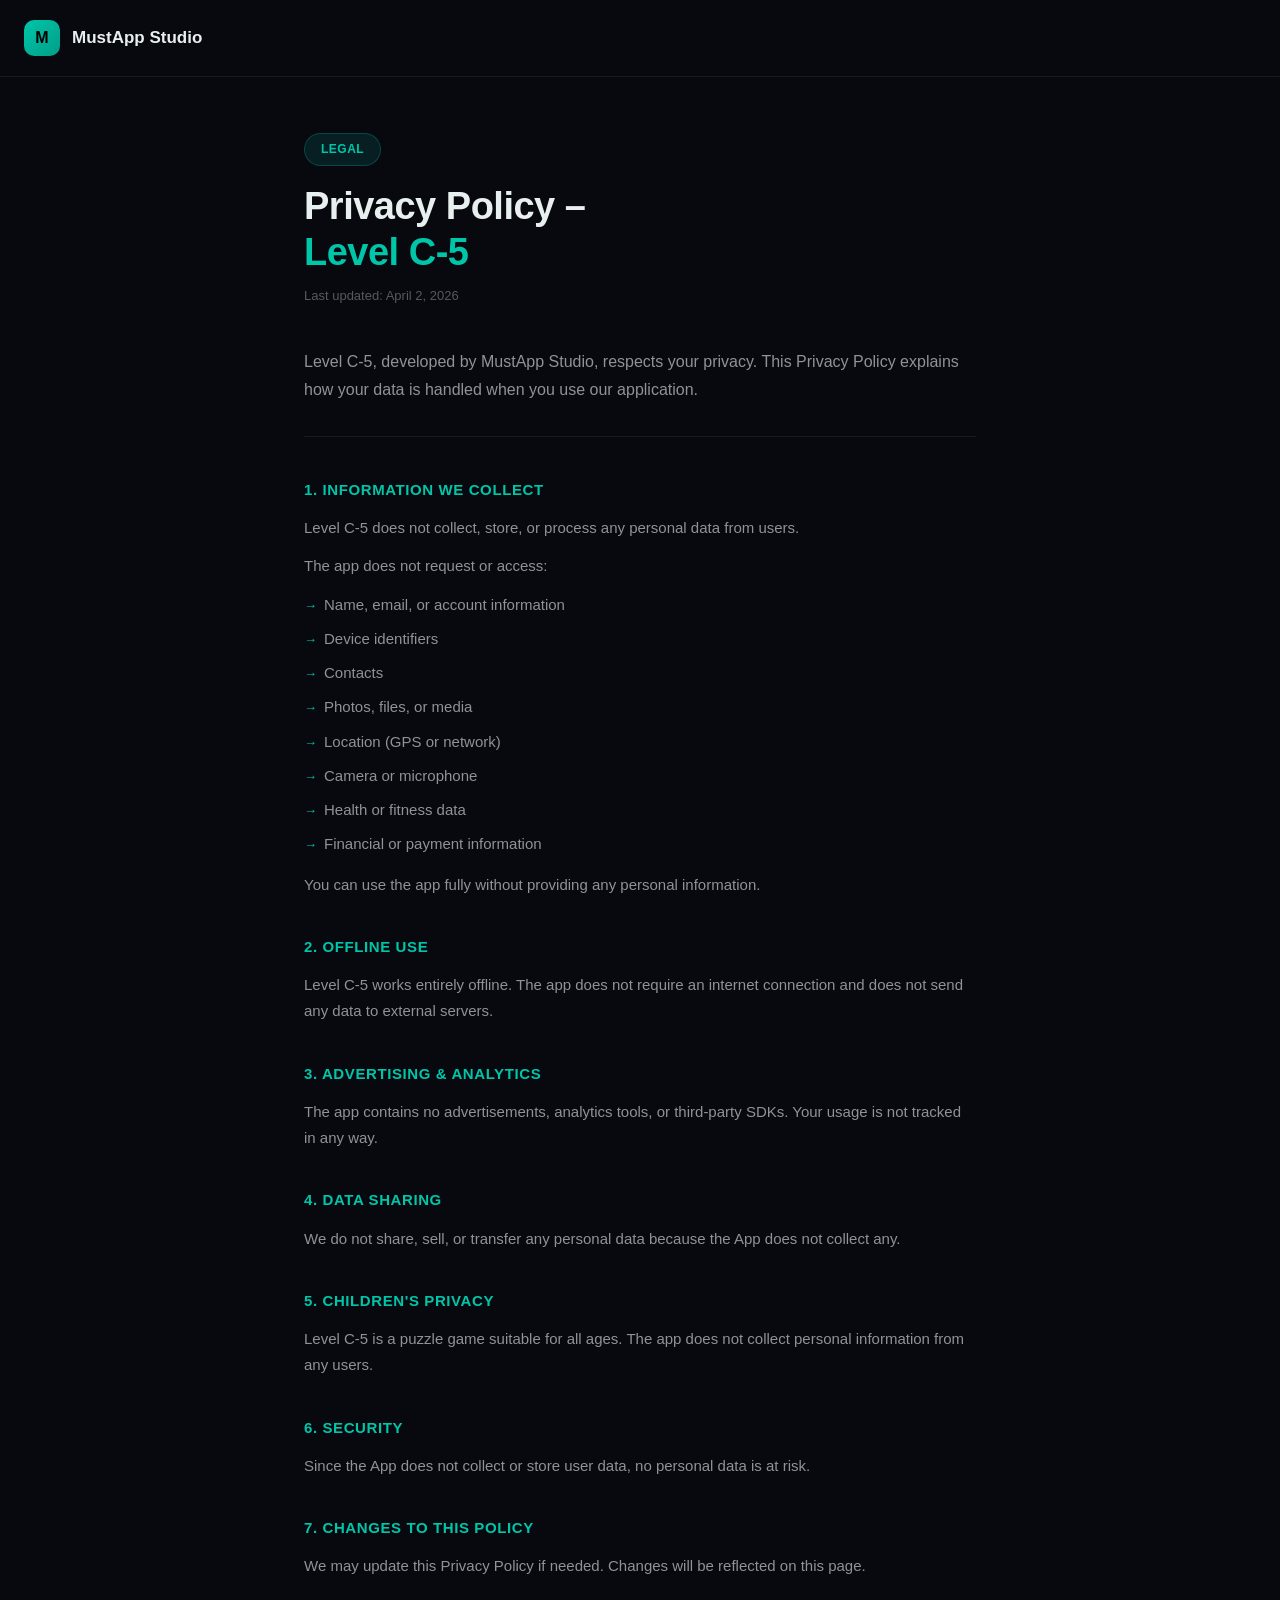
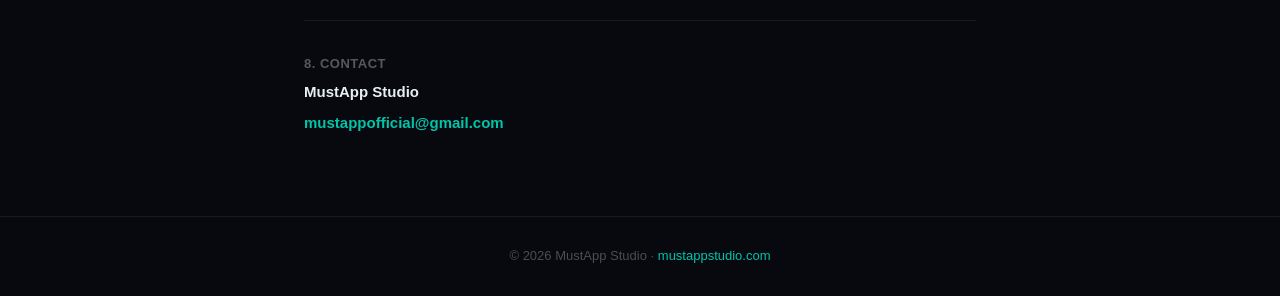
<file: level-c-5-privacy-policy.html>
<!DOCTYPE html>
<html lang="en">
<head>
  <meta charset="UTF-8" />
  <meta name="viewport" content="width=device-width, initial-scale=1.0" />
  <title>Privacy Policy – Level C-5</title>
  <meta name="description" content="Privacy Policy for the Level C-5 app by MustApp Studio." />
  <meta name="theme-color" content="#08080F" />
  <style>
    *, *::before, *::after { box-sizing: border-box; margin: 0; padding: 0; }

    :root {
      --bg:      #08080F;
      --surface: #0F1A18;
      --border:  rgba(255,255,255,0.07);
      --primary: #00C6A9;
      --text:    #E8F0EF;
      --muted:   rgba(232,240,239,0.60);
    }

    body {
      background: var(--bg);
      color: var(--text);
      font-family: -apple-system, BlinkMacSystemFont, "Segoe UI", Roboto, sans-serif;
      font-size: 16px;
      line-height: 1.75;
      -webkit-font-smoothing: antialiased;
    }

    header {
      border-bottom: 1px solid var(--border);
      padding: 20px 24px;
    }
    header a {
      display: flex;
      align-items: center;
      gap: 12px;
      text-decoration: none;
      color: var(--text);
      width: fit-content;
    }
    .logo-mark {
      width: 36px;
      height: 36px;
      background: linear-gradient(135deg, #00C6A9, #009E88);
      border-radius: 10px;
      display: flex;
      align-items: center;
      justify-content: center;
      font-weight: 800;
      font-size: 16px;
      color: #000;
      flex-shrink: 0;
    }
    .logo-text { font-weight: 700; font-size: 17px; }

    .hero {
      max-width: 720px;
      margin: 0 auto;
      padding: 56px 24px 40px;
    }
    .hero-badge {
      display: inline-block;
      background: rgba(0,198,169,0.12);
      color: var(--primary);
      border: 1px solid rgba(0,198,169,0.25);
      border-radius: 100px;
      padding: 5px 16px;
      font-size: 12px;
      font-weight: 600;
      letter-spacing: 0.5px;
      text-transform: uppercase;
      margin-bottom: 18px;
    }
    .hero h1 {
      font-size: clamp(26px, 5vw, 38px);
      font-weight: 800;
      letter-spacing: -0.5px;
      line-height: 1.2;
      margin-bottom: 10px;
    }
    .hero h1 span { color: var(--primary); }
    .updated { font-size: 13px; color: rgba(232,240,239,0.35); margin-top: 8px; }

    main {
      max-width: 720px;
      margin: 0 auto;
      padding: 0 24px 80px;
    }

    .intro {
      color: var(--muted);
      font-size: 16px;
      margin-bottom: 40px;
      padding-bottom: 32px;
      border-bottom: 1px solid var(--border);
    }

    .section { margin-bottom: 36px; }
    .section h2 {
      font-size: 15px;
      font-weight: 700;
      color: var(--primary);
      text-transform: uppercase;
      letter-spacing: 0.6px;
      margin-bottom: 12px;
    }
    .section p {
      color: var(--muted);
      font-size: 15px;
      line-height: 1.75;
      margin-bottom: 12px;
    }
    .section p:last-child { margin-bottom: 0; }
    .section a { color: var(--primary); text-decoration: none; }
    .section a:hover { text-decoration: underline; }

    ul {
      list-style: none;
      padding: 0;
      margin: 10px 0;
      display: flex;
      flex-direction: column;
      gap: 8px;
    }
    ul li {
      color: var(--muted);
      font-size: 15px;
      padding-left: 20px;
      position: relative;
    }
    ul li::before {
      content: "→";
      position: absolute;
      left: 0;
      color: var(--primary);
      font-size: 13px;
      top: 3px;
    }

    .contact-box {
      margin-top: 40px;
      padding-top: 32px;
      border-top: 1px solid var(--border);
      display: flex;
      flex-direction: column;
      gap: 4px;
    }
    .contact-box span {
      font-size: 13px;
      color: rgba(232,240,239,0.35);
      text-transform: uppercase;
      letter-spacing: 0.5px;
      font-weight: 600;
    }
    .contact-box strong { font-size: 15px; color: var(--text); font-weight: 600; }
    .contact-box a {
      color: var(--primary);
      font-size: 15px;
      font-weight: 600;
      text-decoration: none;
    }
    .contact-box a:hover { text-decoration: underline; }

    footer {
      border-top: 1px solid var(--border);
      text-align: center;
      padding: 28px 24px;
      font-size: 13px;
      color: rgba(232,240,239,0.3);
    }
    footer a { color: var(--primary); text-decoration: none; }
  </style>
</head>
<body>

  <header>
    <a href="/">
      <div class="logo-mark">M</div>
      <span class="logo-text">MustApp Studio</span>
    </a>
  </header>

  <div class="hero">
    <div class="hero-badge">Legal</div>
    <h1>Privacy Policy –<br><span>Level C-5</span></h1>
    <p class="updated">Last updated: April 2, 2026</p>
  </div>

  <main>

    <p class="intro">
      Level C-5, developed by MustApp Studio, respects your privacy. This Privacy Policy explains how your data is handled when you use our application.
    </p>

    <div class="section">
      <h2>1. Information We Collect</h2>
      <p>Level C-5 does not collect, store, or process any personal data from users.</p>
      <p>The app does not request or access:</p>
      <ul>
        <li>Name, email, or account information</li>
        <li>Device identifiers</li>
        <li>Contacts</li>
        <li>Photos, files, or media</li>
        <li>Location (GPS or network)</li>
        <li>Camera or microphone</li>
        <li>Health or fitness data</li>
        <li>Financial or payment information</li>
      </ul>
      <p style="margin-top: 14px;">You can use the app fully without providing any personal information.</p>
    </div>

    <div class="section">
      <h2>2. Offline Use</h2>
      <p>Level C-5 works entirely offline. The app does not require an internet connection and does not send any data to external servers.</p>
    </div>

    <div class="section">
      <h2>3. Advertising &amp; Analytics</h2>
      <p>The app contains no advertisements, analytics tools, or third-party SDKs. Your usage is not tracked in any way.</p>
    </div>

    <div class="section">
      <h2>4. Data Sharing</h2>
      <p>We do not share, sell, or transfer any personal data because the App does not collect any.</p>
    </div>

    <div class="section">
      <h2>5. Children's Privacy</h2>
      <p>Level C-5 is a puzzle game suitable for all ages. The app does not collect personal information from any users.</p>
    </div>

    <div class="section">
      <h2>6. Security</h2>
      <p>Since the App does not collect or store user data, no personal data is at risk.</p>
    </div>

    <div class="section">
      <h2>7. Changes to This Policy</h2>
      <p>We may update this Privacy Policy if needed. Changes will be reflected on this page.</p>
    </div>

    <div class="contact-box">
      <span>8. Contact</span>
      <strong>MustApp Studio</strong>
      <a href="mailto:mustappofficial@gmail.com">mustappofficial@gmail.com</a>
    </div>

  </main>

  <footer>
    <p>© 2026 MustApp Studio · <a href="/">mustappstudio.com</a></p>
  </footer>

</body>
</html>
</file>
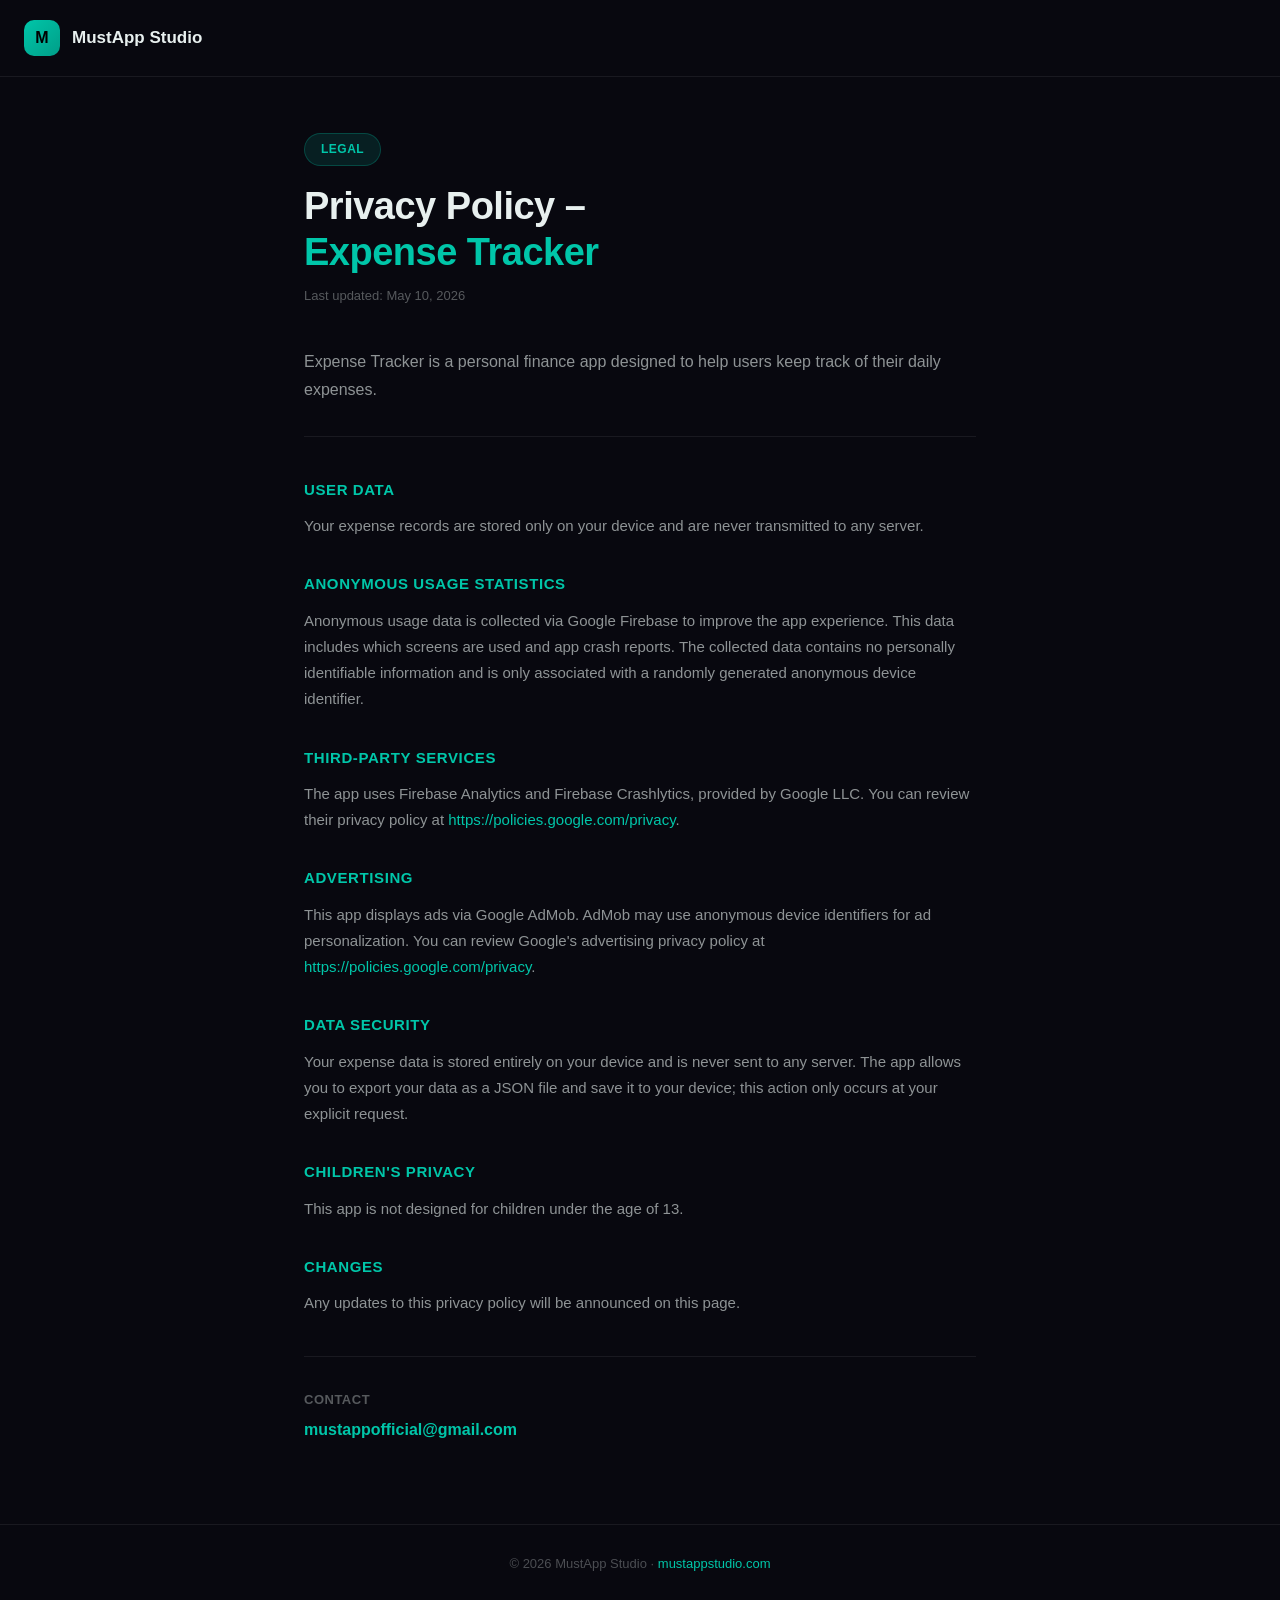
<file: privacy-policy.html>
<!DOCTYPE html>
<html lang="en">
<head>
  <meta charset="UTF-8" />
  <meta name="viewport" content="width=device-width, initial-scale=1.0" />
  <title>Privacy Policy – Expense Tracker</title>
  <meta name="description" content="Privacy Policy for the Expense Tracker app by MustApp Studio." />
  <meta name="theme-color" content="#08080F" />
  <style>
    *, *::before, *::after { box-sizing: border-box; margin: 0; padding: 0; }

    :root {
      --bg:      #08080F;
      --surface: #0F1A18;
      --border:  rgba(255,255,255,0.07);
      --primary: #00C6A9;
      --text:    #E8F0EF;
      --muted:   rgba(232,240,239,0.60);
      --radius:  16px;
    }

    body {
      background: var(--bg);
      color: var(--text);
      font-family: -apple-system, BlinkMacSystemFont, "Segoe UI", Roboto, sans-serif;
      font-size: 16px;
      line-height: 1.75;
      -webkit-font-smoothing: antialiased;
    }

    header {
      border-bottom: 1px solid var(--border);
      padding: 20px 24px;
    }
    header a {
      display: flex;
      align-items: center;
      gap: 12px;
      text-decoration: none;
      color: var(--text);
      width: fit-content;
    }
    .logo-mark {
      width: 36px;
      height: 36px;
      background: linear-gradient(135deg, #00C6A9, #009E88);
      border-radius: 10px;
      display: flex;
      align-items: center;
      justify-content: center;
      font-weight: 800;
      font-size: 16px;
      color: #000;
      flex-shrink: 0;
    }
    .logo-text { font-weight: 700; font-size: 17px; }

    .hero {
      max-width: 720px;
      margin: 0 auto;
      padding: 56px 24px 40px;
    }
    .hero-badge {
      display: inline-block;
      background: rgba(0,198,169,0.12);
      color: var(--primary);
      border: 1px solid rgba(0,198,169,0.25);
      border-radius: 100px;
      padding: 5px 16px;
      font-size: 12px;
      font-weight: 600;
      letter-spacing: 0.5px;
      text-transform: uppercase;
      margin-bottom: 18px;
    }
    .hero h1 {
      font-size: clamp(26px, 5vw, 38px);
      font-weight: 800;
      letter-spacing: -0.5px;
      line-height: 1.2;
      margin-bottom: 10px;
    }
    .hero h1 span { color: var(--primary); }
    .updated {
      font-size: 13px;
      color: rgba(232,240,239,0.35);
      margin-top: 8px;
    }

    main {
      max-width: 720px;
      margin: 0 auto;
      padding: 0 24px 80px;
    }

    .intro {
      color: var(--muted);
      font-size: 16px;
      margin-bottom: 40px;
      padding-bottom: 32px;
      border-bottom: 1px solid var(--border);
    }

    .section { margin-bottom: 32px; }
    .section h2 {
      font-size: 15px;
      font-weight: 700;
      color: var(--primary);
      text-transform: uppercase;
      letter-spacing: 0.6px;
      margin-bottom: 10px;
    }
    .section p {
      color: var(--muted);
      font-size: 15px;
      line-height: 1.75;
    }
    .section a { color: var(--primary); text-decoration: none; }
    .section a:hover { text-decoration: underline; }

    .contact-box {
      margin-top: 40px;
      padding-top: 32px;
      border-top: 1px solid var(--border);
      display: flex;
      flex-direction: column;
      gap: 4px;
    }
    .contact-box span {
      font-size: 13px;
      color: rgba(232,240,239,0.35);
      text-transform: uppercase;
      letter-spacing: 0.5px;
      font-weight: 600;
    }
    .contact-box a {
      color: var(--primary);
      font-size: 16px;
      font-weight: 600;
      text-decoration: none;
    }
    .contact-box a:hover { text-decoration: underline; }

    footer {
      border-top: 1px solid var(--border);
      text-align: center;
      padding: 28px 24px;
      font-size: 13px;
      color: rgba(232,240,239,0.3);
    }
    footer a { color: var(--primary); text-decoration: none; }
  </style>
</head>
<body>

  <header>
    <a href="/">
      <div class="logo-mark">M</div>
      <span class="logo-text">MustApp Studio</span>
    </a>
  </header>

  <div class="hero">
    <div class="hero-badge">Legal</div>
    <h1>Privacy Policy –<br><span>Expense Tracker</span></h1>
    <p class="updated">Last updated: May 10, 2026</p>
  </div>

  <main>

    <p class="intro">
      Expense Tracker is a personal finance app designed to help users keep track of their daily expenses.
    </p>

    <div class="section">
      <h2>User Data</h2>
      <p>Your expense records are stored only on your device and are never transmitted to any server.</p>
    </div>

    <div class="section">
      <h2>Anonymous Usage Statistics</h2>
      <p>Anonymous usage data is collected via Google Firebase to improve the app experience. This data includes which screens are used and app crash reports. The collected data contains no personally identifiable information and is only associated with a randomly generated anonymous device identifier.</p>
    </div>

    <div class="section">
      <h2>Third-Party Services</h2>
      <p>The app uses Firebase Analytics and Firebase Crashlytics, provided by Google LLC. You can review their privacy policy at <a href="https://policies.google.com/privacy" target="_blank" rel="noopener">https://policies.google.com/privacy</a>.</p>
    </div>

    <div class="section">
      <h2>Advertising</h2>
      <p>This app displays ads via Google AdMob. AdMob may use anonymous device identifiers for ad personalization. You can review Google's advertising privacy policy at <a href="https://policies.google.com/privacy" target="_blank" rel="noopener">https://policies.google.com/privacy</a>.</p>
    </div>

    <div class="section">
      <h2>Data Security</h2>
      <p>Your expense data is stored entirely on your device and is never sent to any server. The app allows you to export your data as a JSON file and save it to your device; this action only occurs at your explicit request.</p>
    </div>

    <div class="section">
      <h2>Children's Privacy</h2>
      <p>This app is not designed for children under the age of 13.</p>
    </div>

    <div class="section">
      <h2>Changes</h2>
      <p>Any updates to this privacy policy will be announced on this page.</p>
    </div>

    <div class="contact-box">
      <span>Contact</span>
      <a href="mailto:mustappofficial@gmail.com">mustappofficial@gmail.com</a>
    </div>

  </main>

  <footer>
    <p>© 2026 MustApp Studio · <a href="/">mustappstudio.com</a></p>
  </footer>

</body>
</html>
</file>
<file: assets/index-CyLhtBIr.css>
*,*:before,*:after{box-sizing:border-box;margin:0;padding:0}html{scroll-behavior:smooth}body{font-family:-apple-system,BlinkMacSystemFont,Segoe UI,Roboto,Helvetica Neue,Arial,sans-serif;background:#08080f;color:#eeeef5;line-height:1.6;-webkit-font-smoothing:antialiased;-moz-osx-font-smoothing:grayscale}a{text-decoration:none;color:inherit}.container{max-width:1000px;margin:0 auto;padding:0 24px}.page{min-height:100vh;display:flex;flex-direction:column}.header{position:sticky;top:0;z-index:100;background:#08080fd1;backdrop-filter:blur(24px);-webkit-backdrop-filter:blur(24px);border-bottom:1px solid rgba(255,255,255,.06)}.header-inner{display:flex;align-items:center;justify-content:space-between;height:64px}.logo{display:flex;align-items:center;gap:10px}.logo-mark{display:flex;align-items:center;justify-content:center;width:32px;height:32px;background:linear-gradient(135deg,#7c3aed,#a855f7);border-radius:8px;font-size:.95rem;font-weight:800;color:#fff;flex-shrink:0}.logo-text{font-size:1.1rem;font-weight:700;letter-spacing:-.02em;color:#fff}.logo-accent{color:#a855f7;margin-left:1px}.nav{display:flex;gap:28px}.nav a{font-size:.875rem;font-weight:500;color:#eeeef599;transition:color .2s}.nav a:hover{color:#fff}.hero{position:relative;padding:120px 0 110px;text-align:center;overflow:hidden}.hero-glow{position:absolute;top:-80px;left:50%;transform:translate(-50%);width:800px;height:600px;background:radial-gradient(ellipse at 50% 0%,rgba(168,85,247,.18) 0%,transparent 65%);pointer-events:none}.hero-content{position:relative;z-index:1}.hero-eyebrow{display:inline-block;font-size:.78rem;font-weight:700;letter-spacing:.14em;text-transform:uppercase;color:#a855f7;border:1px solid rgba(168,85,247,.35);background:#a855f714;padding:5px 16px;border-radius:100px;margin-bottom:28px}.hero-title{font-size:clamp(3.2rem,9vw,5.8rem);font-weight:800;letter-spacing:-.04em;line-height:1;background:linear-gradient(140deg,#fff 30%,#c084fc,#a855f7);-webkit-background-clip:text;-webkit-text-fill-color:transparent;background-clip:text;margin-bottom:24px}.hero-subtitle{font-size:1.05rem;color:#eeeef58c;max-width:440px;margin:0 auto 44px;line-height:1.75}.hero-cta{display:inline-flex;align-items:center;gap:8px;padding:14px 30px;background:linear-gradient(135deg,#7c3aed,#a855f7);color:#fff;border-radius:100px;font-weight:600;font-size:.95rem;transition:opacity .2s,transform .2s,box-shadow .2s;box-shadow:0 4px 24px #a855f74d}.hero-cta:hover{opacity:.9;transform:translateY(-2px);box-shadow:0 8px 32px #a855f766}.apps-section{padding:80px 0 100px}.section-header{text-align:center;margin-bottom:64px}.section-title{font-size:2rem;font-weight:700;letter-spacing:-.025em;margin-bottom:8px}.section-subtitle{font-size:.875rem;color:#eeeef573;letter-spacing:.04em}.apps-list{display:flex;flex-direction:column;gap:28px}.app-card{position:relative;background:#ffffff06;border:1px solid rgba(255,255,255,.07);border-radius:20px;overflow:hidden;transition:background .3s,border-color .3s}.app-card:hover{background:#ffffff0a;border-color:#ffffff1c}.app-card-top-line{height:2px;background:linear-gradient(90deg,transparent 0%,var(--accent) 40%,transparent 100%);opacity:.7}.app-card-inner{padding:36px}.app-card-header{display:flex;align-items:flex-start;gap:24px;margin-bottom:28px}.app-icon{width:80px;height:80px;border-radius:18px;object-fit:cover;flex-shrink:0;box-shadow:0 4px 20px #0006}.app-number{font-size:.72rem;font-weight:700;letter-spacing:.1em;color:var(--accent);opacity:.7;margin-bottom:4px}.app-name{font-size:1.6rem;font-weight:700;letter-spacing:-.025em;line-height:1.1;margin-bottom:8px}.app-tagline{font-size:.9rem;color:#eeeef58c;line-height:1.5}.app-description{margin-bottom:28px;padding-bottom:28px;border-bottom:1px solid rgba(255,255,255,.06)}.app-description p{font-size:.95rem;color:#eeeef5b8;line-height:1.75;margin-bottom:12px}.app-description p:last-child{margin-bottom:0}.app-features{list-style:none;display:flex;flex-wrap:wrap;gap:8px;margin-bottom:32px}.app-features li{display:inline-flex;align-items:center;gap:6px;font-size:.8rem;font-weight:500;color:#eeeef5a6;background:#ffffff0a;border:1px solid rgba(255,255,255,.08);padding:6px 13px;border-radius:100px;transition:border-color .2s}.app-features li:hover{border-color:#ffffff26}.feature-dot{width:5px;height:5px;border-radius:50%;background:var(--accent);flex-shrink:0}.play-store-btn{display:inline-flex;align-items:center;gap:12px;padding:12px 22px;background:var(--btn-color);color:#fff;border-radius:12px;font-weight:600;transition:opacity .2s,transform .2s,box-shadow .2s;box-shadow:0 2px 16px #0000004d}.play-store-btn:hover{opacity:.88;transform:translateY(-2px);box-shadow:0 6px 24px #00000059}.play-store-btn span{display:flex;flex-direction:column;line-height:1.2}.play-store-btn small{font-size:.65rem;font-weight:400;opacity:.85;letter-spacing:.02em}.play-store-btn span:last-child{font-size:.95rem}.contact-section{padding:90px 0 100px;position:relative;overflow:hidden}.contact-section:before{content:"";position:absolute;bottom:-100px;left:50%;transform:translate(-50%);width:700px;height:500px;background:radial-gradient(ellipse at 50% 100%,rgba(168,85,247,.1) 0%,transparent 65%);pointer-events:none}.contact-inner{position:relative;z-index:1;text-align:center}.contact-text{color:#eeeef58c;font-size:1rem;max-width:380px;margin:16px auto 36px}.contact-email{display:inline-block;font-size:1.1rem;font-weight:600;color:#a855f7;padding-bottom:3px;border-bottom:2px solid rgba(168,85,247,.3);transition:color .2s,border-color .2s}.contact-email:hover{color:#c084fc;border-color:#c084fc}.footer{margin-top:auto;border-top:1px solid rgba(255,255,255,.05);padding:28px 0}.footer-inner{display:flex;align-items:center;justify-content:space-between;gap:16px}.footer-copy{font-size:.8rem;color:#eeeef54d}.footer-tagline{font-size:.78rem;color:#eeeef533;letter-spacing:.04em}@media (max-width: 640px){.header-inner{height:56px}.nav{gap:20px}.hero{padding:80px 0 72px}.app-card-inner{padding:24px 20px}.app-card-header{gap:16px;margin-bottom:20px}.app-icon{width:64px;height:64px;border-radius:14px}.app-name{font-size:1.35rem}.footer-inner{flex-direction:column;text-align:center;gap:6px}}
</file>
